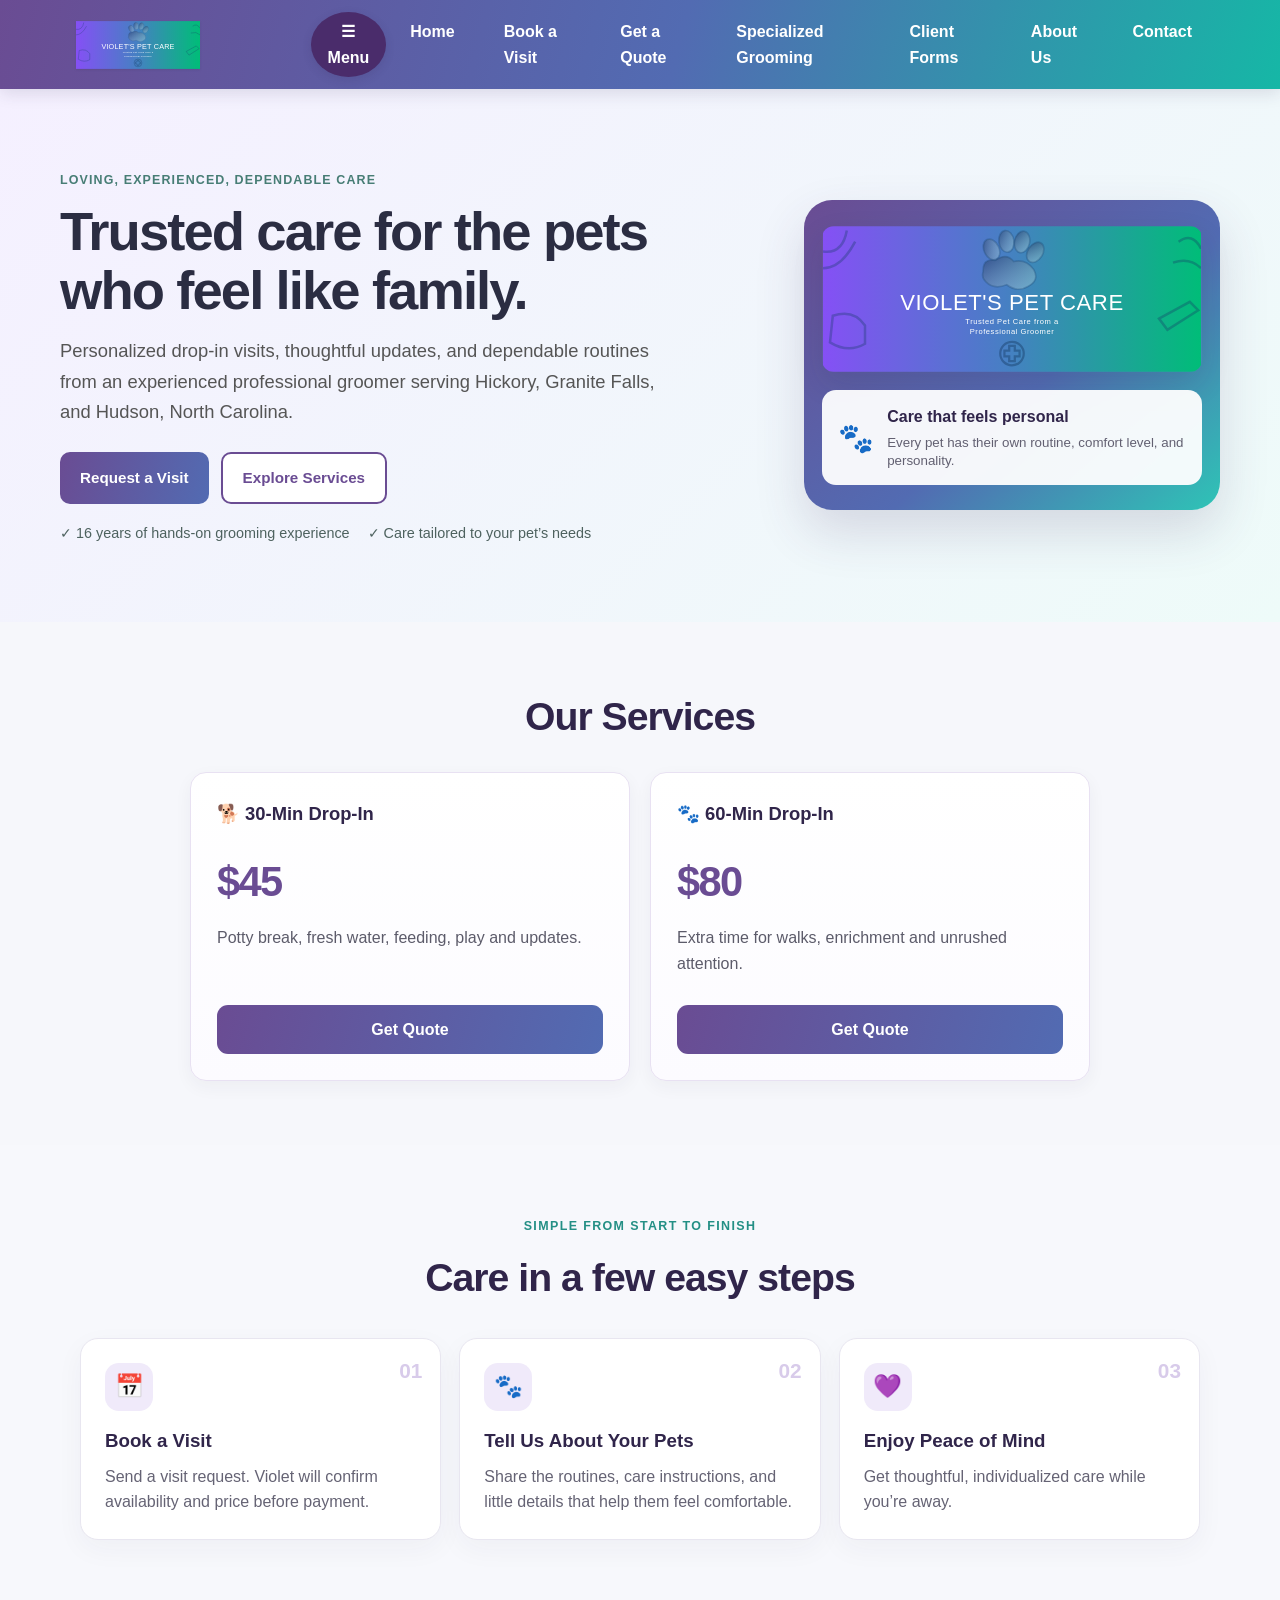
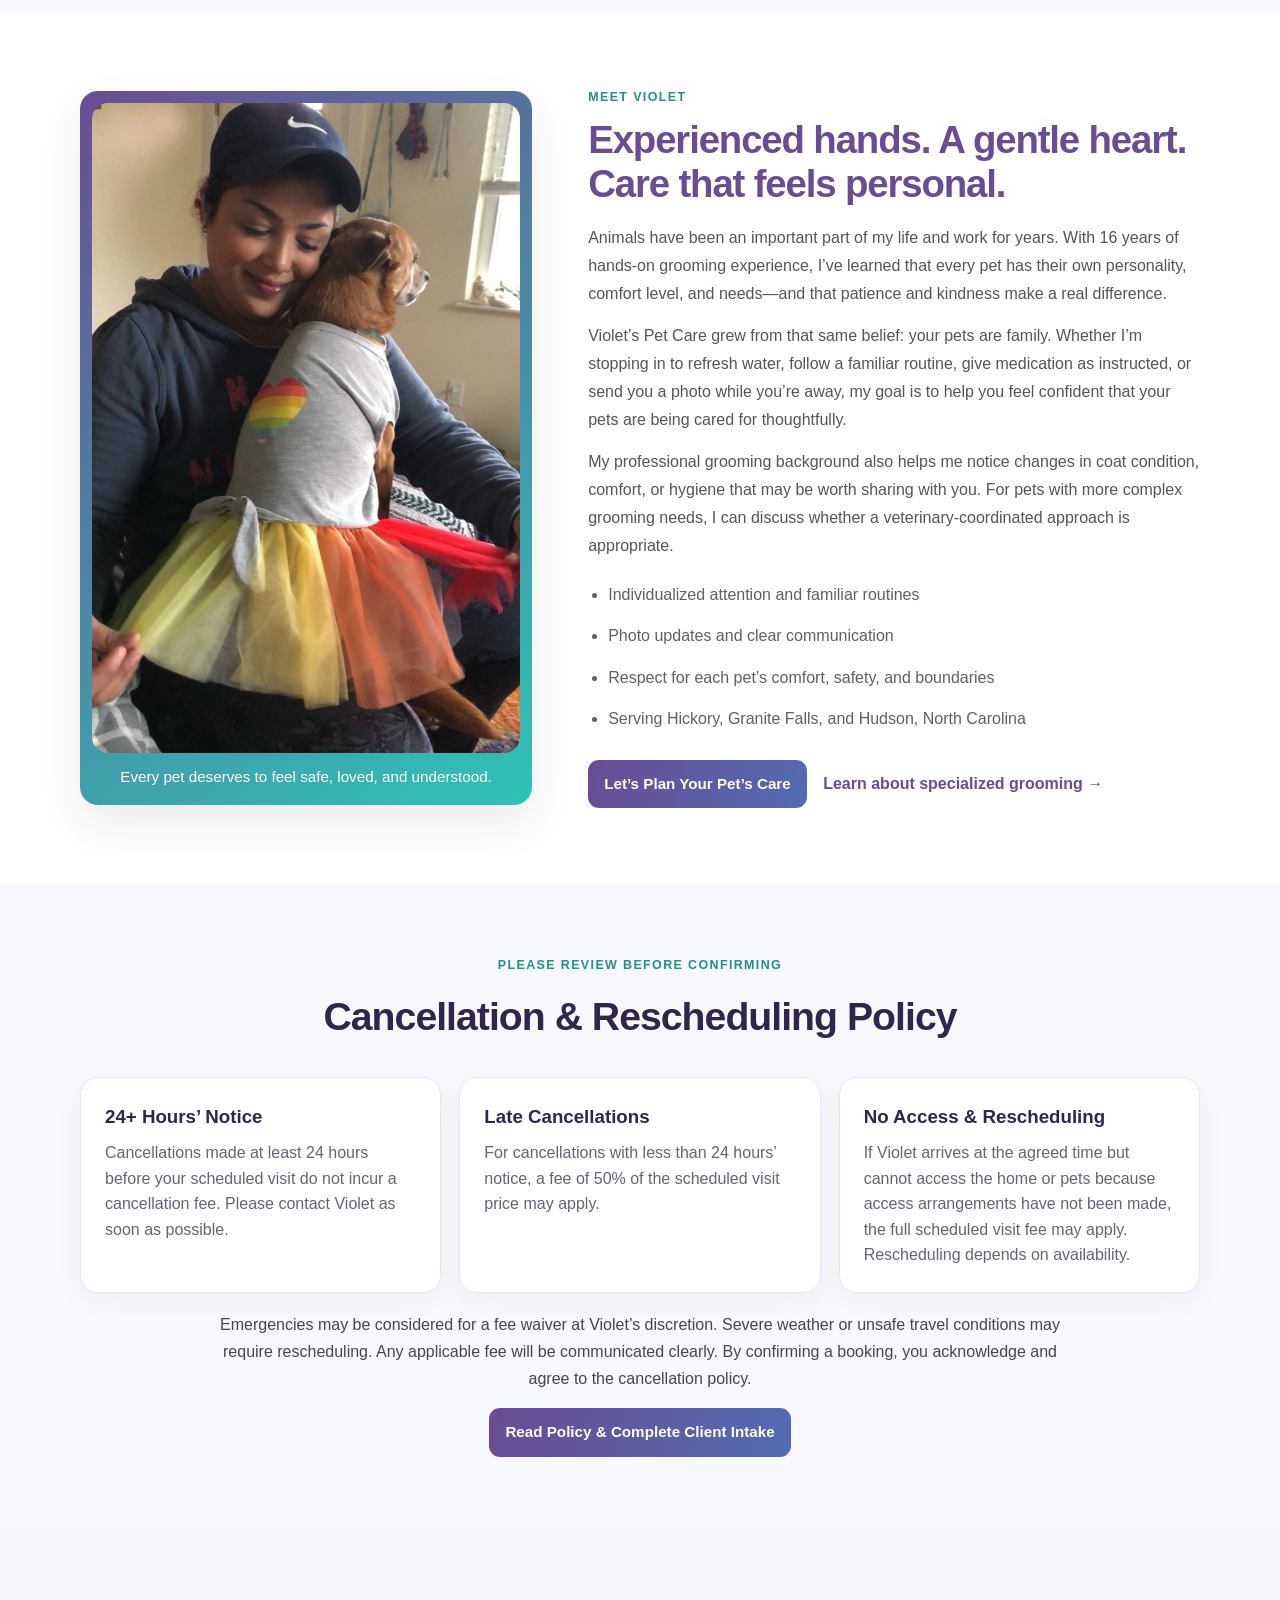
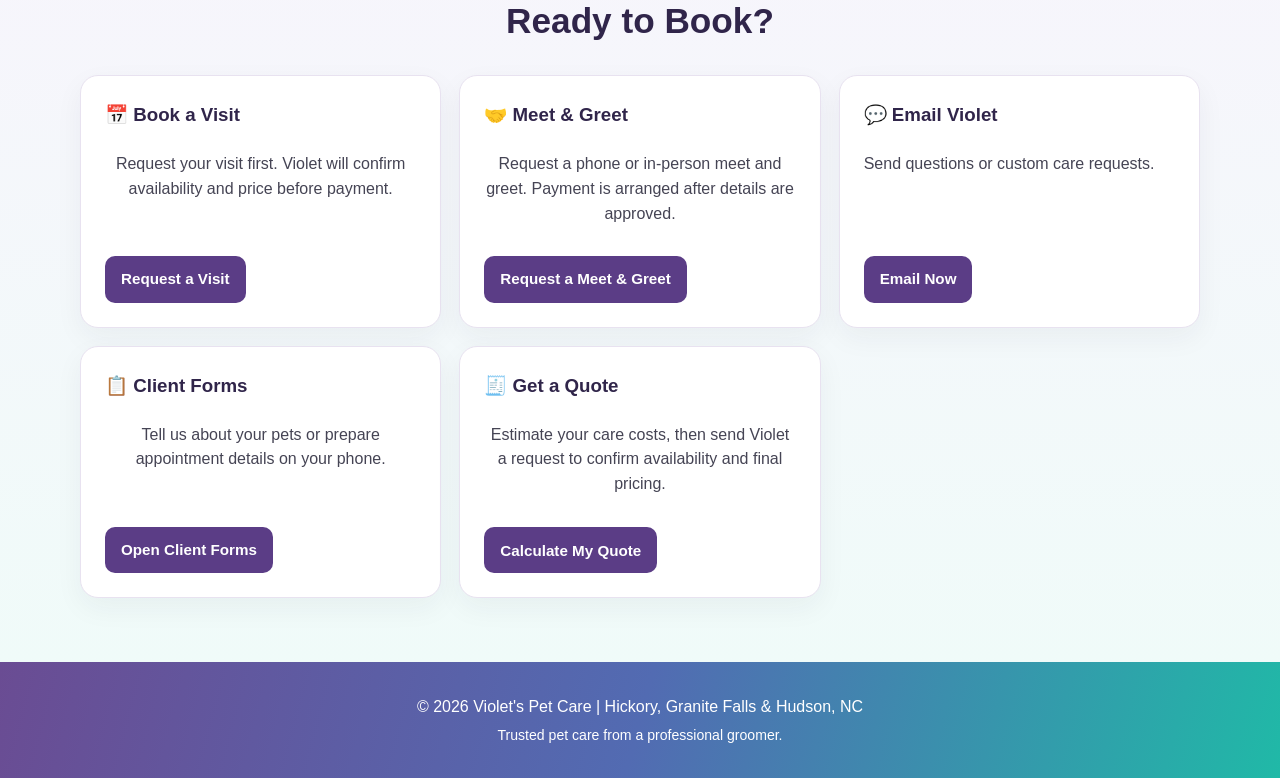
<file: index.html>
<!DOCTYPE html>
<html lang="en">
<head>
  <meta charset="UTF-8" />
  <meta name="viewport" content="width=device-width, initial-scale=1.0" />
  <title>Violet's Pet Care | Pet Sitting & Dog Walking in Hickory NC</title>
  <link rel="stylesheet" href="app-styles.css?v=20261017-square" />
  <style id="contact-contrast-emergency-fix">
    #contact.contact-section h2 { color: #30254a !important; opacity: 1 !important; }
    #contact.contact-section .contact-box h3 { color: #30254a !important; opacity: 1 !important; }
    #contact.contact-section .contact-box p { color: #454454 !important; opacity: 1 !important; }
    #contact.contact-section .contact-box { background: #ffffff !important; }
    #contact.contact-section .contact-box a.btn,
    #contact.contact-section .contact-box button.btn { background: #5b3d86 !important; color: #ffffff !important; }
  </style>
  </head>
<body>
  <div class="app-wrapper">
    <!-- Header/Navigation -->
    <header class="navbar">
      <div class="nav-container">
        <a href="#" class="logo"><img src="assets/violets-pet-care-logo.svg" alt="Violet's Pet Care logo" /></a>
        <button type="button" class="site-menu-toggle" id="siteMenuToggle" aria-expanded="false" aria-controls="siteNavigation">☰ Menu</button>
        <nav class="nav-links" id="siteNavigation">
          <a href="#home">Home</a>
          <a href="client-tools.html#intake" target="_blank" rel="noopener noreferrer">Book a Visit</a>
          <a href="#calculator" class="nav-calculator">Get a Quote</a>
          <a href="specialized-grooming.html">Specialized Grooming</a>
          <a href="client-tools.html">Client Forms</a>
          <a href="#about">About Us</a>
          <a href="#contact">Contact</a>
        </nav>
      </div>
    </header>

<section class="welcome-hero" id="home">
      <div class="welcome-copy">
        <span class="eyebrow">Loving, experienced, dependable care</span>
        <h1>Trusted care for the pets who feel like family.</h1>
        <p>Personalized drop-in visits, thoughtful updates, and dependable routines from an experienced professional groomer serving Hickory, Granite Falls, and Hudson, North Carolina.</p>
        <div class="hero-actions"><a class="btn btn-primary" href="client-tools.html#intake" target="_blank" rel="noopener noreferrer">Request a Visit</a><a class="btn btn-outline" href="#services">Explore Services</a></div>
        <div class="hero-trust"><span>✓ 16 years of hands-on grooming experience</span><span>✓ Care tailored to your pet’s needs</span></div>
      </div>
      <div class="welcome-art"><img class="hero-brand-art" src="assets/violets-pet-care-logo.svg" alt="Violet's Pet Care purple-to-teal brand artwork" /><div class="hero-pet-note"><span>🐾</span><div><strong>Care that feels personal</strong><small>Every pet has their own routine, comfort level, and personality.</small></div></div></div>
    </section>

    <!-- Services Section -->
    <section id="services" class="services-section">
      <div class="container">
        <h2>Our Services</h2>
        <div class="services-grid">
          <div class="service-card">
            <h3>🐕 30-Min Drop-In</h3>
            <p class="price">$45</p>
            <p>Potty break, fresh water, feeding, play and updates.</p>
            <button class="btn-service" data-service="30-min">Get Quote</button>
          </div>

          <div class="service-card">
            <h3>🐾 60-Min Drop-In</h3>
            <p class="price">$80</p>
            <p>Extra time for walks, enrichment and unrushed attention.</p>
            <button class="btn-service" data-service="60-min">Get Quote</button>
          </div>

          
        </div>
      </div>
    </section>





    <section class="how-it-works" aria-labelledby="howTitle">
      <div class="container">
        <span class="section-kicker">Simple from start to finish</span>
        <h2 id="howTitle">Care in a few easy steps</h2>
        <div class="steps-grid">
          <article class="step-card"><span class="step-number">01</span><div class="step-icon">📅</div><h3>Book a Visit</h3><p>Send a visit request. Violet will confirm availability and price before payment.</p></article>
          <article class="step-card"><span class="step-number">02</span><div class="step-icon">🐾</div><h3>Tell Us About Your Pets</h3><p>Share the routines, care instructions, and little details that help them feel comfortable.</p></article>
          <article class="step-card"><span class="step-number">03</span><div class="step-icon">💜</div><h3>Enjoy Peace of Mind</h3><p>Get thoughtful, individualized care while you’re away.</p></article>
        </div>
      </div>
    </section>
    <section class="about-section" id="about">
      <div class="container about-layout">
        <div class="about-photo-card">
          <img src="assets/violet-and-bella.jpeg" alt="Violet cuddling Bella in her rainbow tutu" loading="lazy" onerror="this.hidden=true;this.parentElement.classList.add('photo-pending')" />
          <div class="about-photo-fallback" aria-hidden="true"><span>🐾</span><strong>Violet &amp; Bella</strong><small>A little love behind Violet’s Pet Care</small></div>
          <p class="about-photo-caption">Every pet deserves to feel safe, loved, and understood.</p>
        </div>
        <div class="about-copy">
          <span class="section-kicker">Meet Violet</span>
          <h2>Experienced hands. A gentle heart. Care that feels personal.</h2>
          <p>Animals have been an important part of my life and work for years. With 16 years of hands-on grooming experience, I’ve learned that every pet has their own personality, comfort level, and needs—and that patience and kindness make a real difference.</p>
          <p>Violet’s Pet Care grew from that same belief: your pets are family. Whether I’m stopping in to refresh water, follow a familiar routine, give medication as instructed, or send you a photo while you’re away, my goal is to help you feel confident that your pets are being cared for thoughtfully.</p>
          <p>My professional grooming background also helps me notice changes in coat condition, comfort, or hygiene that may be worth sharing with you. For pets with more complex grooming needs, I can discuss whether a veterinary-coordinated approach is appropriate.</p>
          <ul><li>Individualized attention and familiar routines</li><li>Photo updates and clear communication</li><li>Respect for each pet’s comfort, safety, and boundaries</li><li>Serving Hickory, Granite Falls, and Hudson, North Carolina</li></ul>
          <a href="?quote=1#calculator" class="btn btn-primary nav-calculator">Let’s Plan Your Pet’s Care</a>
          <a href="specialized-grooming.html" class="text-link">Learn about specialized grooming →</a>
        </div>
      </div>
    </section>

    <section id="cancellation-policy" class="how-it-works" aria-labelledby="cancellationTitle">
      <div class="container">
        <span class="section-kicker">Please review before confirming</span>
        <h2 id="cancellationTitle">Cancellation &amp; Rescheduling Policy</h2>
        <div class="steps-grid">
          <article class="step-card"><h3>24+ Hours’ Notice</h3><p>Cancellations made at least 24 hours before your scheduled visit do not incur a cancellation fee. Please contact Violet as soon as possible.</p></article>
          <article class="step-card"><h3>Late Cancellations</h3><p>For cancellations with less than 24 hours’ notice, a fee of 50% of the scheduled visit price may apply.</p></article>
          <article class="step-card"><h3>No Access &amp; Rescheduling</h3><p>If Violet arrives at the agreed time but cannot access the home or pets because access arrangements have not been made, the full scheduled visit fee may apply. Rescheduling depends on availability.</p></article>
        </div>
        <p style="max-width:850px;margin:18px auto 0;line-height:1.7;color:#454454">Emergencies may be considered for a fee waiver at Violet’s discretion. Severe weather or unsafe travel conditions may require rescheduling. Any applicable fee will be communicated clearly. By confirming a booking, you acknowledge and agree to the cancellation policy.</p>
        <p style="text-align:center;margin-top:16px"><a href="client-tools.html#intake" class="btn btn-primary">Read Policy &amp; Complete Client Intake</a></p>
      </div>
    </section>

    <!-- Contact/Booking Section -->
    <section id="contact" class="contact-section">
      <div class="container">
        <h2>Ready to Book?</h2>
        <div class="contact-methods">
          <div class="contact-box">
            <h3>📅 Book a Visit</h3>
            <p>Request your visit first. Violet will confirm availability and price before payment.</p>
            <a href="client-tools.html#intake" target="_blank" rel="noopener noreferrer" class="btn btn-primary">Request a Visit</a>
          </div>

          <div class="contact-box">
            <h3>🤝 Meet &amp; Greet</h3>
            <p>Request a phone or in-person meet and greet. Payment is arranged after details are approved.</p>
            <a href="https://square.link/u/1e4jo5bK" target="_blank" rel="noopener noreferrer" class="btn btn-primary">Request a Meet &amp; Greet</a>
          </div>
          <div class="contact-box">
            <h3>💬 Email Violet</h3>
            <p>Send questions or custom care requests.</p>
            <a href="mailto:violetspetcare@yahoo.com" class="btn btn-primary">Email Now</a>
          </div>

          <div class="contact-box">
            <h3>📋 Client Forms</h3>
            <p>Tell us about your pets or prepare appointment details on your phone.</p>
            <a href="client-tools.html#intake" class="btn btn-primary">Open Client Forms</a>
          </div>

          <div class="contact-box">
            <h3>🧾 Get a Quote</h3>
            <p>Estimate your care costs, then send Violet a request to confirm availability and final pricing.</p>
            <button id="squareQuoteBtn" class="btn btn-primary">Calculate My Quote</button>
          </div>
        </div>
      </div>
    </section>

    <!-- Footer -->
    <footer class="footer">
      <p>&copy; 2026 Violet's Pet Care | Hickory, Granite Falls & Hudson, NC</p><p class="footer-tagline">Trusted pet care from a professional groomer.</p>
    </footer>
  </div>

  <script>
  (() => {
    const toggle = document.getElementById("siteMenuToggle");
    const nav = document.getElementById("siteNavigation");
    if (!toggle || !nav) return;
    toggle.addEventListener("click", () => {
      const open = nav.classList.toggle("is-open");
      toggle.setAttribute("aria-expanded", String(open));
      toggle.textContent = open ? "✕ Close" : "☰ Menu";
    });
    nav.querySelectorAll("a").forEach(link => link.addEventListener("click", () => {
      nav.classList.remove("is-open");
      toggle.setAttribute("aria-expanded", "false");
      toggle.textContent = "☰ Menu";
    }));
  })();
  </script>
  <!-- Calculator Modal -->
  <div id="calculatorModal" class="modal">
    <div class="modal-content calculator-modal-content">
      <button class="modal-close">&times;</button>
      <div class="modal-calculator">
        <h2>💜 Build Your Quote</h2>
        <div class="quote-stepper" aria-label="Quote progress"><div class="quote-step-indicator is-active" data-step-indicator="1"><span>1</span><small>Visit &amp; Pets</small></div><div class="quote-step-line"></div><div class="quote-step-indicator" data-step-indicator="2"><span>2</span><small>Add Extras</small></div><div class="quote-step-line"></div><div class="quote-step-indicator" data-step-indicator="3"><span>3</span><small>Review</small></div></div>
        <div class="quote-step-panel is-active" data-quote-step="1"><h3 class="quote-step-title">Choose your visit</h3>
        <div class="form-group pet-count-grid">
            <div><label for="numDogs">Number of Dogs</label><input type="number" id="numDogs" min="0" max="20" value="1" /><span class="hint">$10 per additional dog · 5% discount with 3+ dogs</span></div>
            <div><label for="numCats">Number of Cats</label><input type="number" id="numCats" min="0" max="20" value="0" /><span class="hint">$5 per additional cat · 3% discount with 3+ cats</span></div>
          </div>

        <div class="form-group">
          <label>Service Type</label>
          <div class="radio-group">
            <label class="radio-label">
              <input type="radio" name="service" value="45" checked />
              <span class="radio-btn">🐕</span>
              <span class="radio-text">30-Min Drop-In<br><strong>$45</strong></span>
            </label>

            <label class="radio-label">
              <input type="radio" name="service" value="80" />
              <span class="radio-btn">🐾</span>
              <span class="radio-text">60-Min Drop-In<br><strong>$80</strong></span>
            </label>

            
          </div>
        </div>

        <div class="form-group">
          <label for="visitCount">Number of Visits</label>
          <input type="number" id="visitCount" min="1" max="30" value="1" />
          <span class="hint">Each visit is priced separately; dog/cat discounts apply only when eligible.</span>
        </div>

<div class="quote-step-actions"><button type="button" class="btn btn-primary" data-next-step="2">Next: Add Extras →</button></div></div>
        <div class="quote-step-panel" data-quote-step="2"><h3 class="quote-step-title">Personalize your visit</h3>
        <div class="form-group">
          <label>Photo Updates</label>
          <p class="hint">Would you like photo updates included during this visit? It is $5 per dog or cat, per visit.</p>
          <label class="checkbox-label"><input type="checkbox" id="photoUpdate" /> Yes, include photo updates</label>
        </div>
        <div class="form-group">
          <label for="medicationNeeded">Does your pet need meds given during drop-in?</label>
          <select id="medicationNeeded"><option value="no">No</option><option value="yes">Yes</option></select>
          <div class="form-group hidden" id="medicationPetCountGroup">
            <label for="medicationPetCount">Meds for how many pets?</label>
            <input type="number" id="medicationPetCount" min="1" max="40" value="1" />
            <span class="hint">$10 per pet receiving medication, per visit.</span>
          </div>
        </div>
        <div class="form-group"><label for="litterBoxes">Litter Boxes to Clean</label><input type="number" id="litterBoxes" min="0" max="20" value="0" /><span class="hint">$15 per litter box, per visit</span></div>
          <div class="form-group"><label for="tipPercent">Optional Tip</label><select id="tipPercent"><option value="0">No tip</option><option value="0.10">10% tip</option><option value="0.15">15% tip</option><option value="0.20">20% tip</option></select><span class="hint">Your tip is included in this estimate.</span></div>

        <div class="quote-step-actions quote-step-actions-split"><button type="button" class="btn btn-copy" data-prev-step="1">← Back</button><button type="button" class="btn btn-primary" data-next-step="3">Review Your Quote →</button></div></div>
        <div class="quote-step-panel" data-quote-step="3"><h3 class="quote-step-title">Review your quote</h3>
        <div class="breakdown">
          <div class="breakdown-row">
            <span>Service Cost</span>
            <strong id="serviceCost">$45.00</strong>
          </div>

          <div class="breakdown-row"><span>Additional Pet Fees</span><strong id="petFees">$10.00</strong></div>
          <div class="breakdown-row"><span>Dog Discount (5% with 3+ dogs)</span><strong id="dogDiscount">-$0.00</strong></div>
            <div class="breakdown-row"><span>Cat Discount (3% with 3+ cats)</span><strong id="catDiscount">-$0.00</strong></div>

          <div class="breakdown-row"><span>Photo Updates ($5 per pet per visit)</span><strong id="photoCost">$0.00</strong></div>
          <div class="breakdown-row"><span>Medication ($10 per pet per visit)</span><strong id="medicationCost">$0.00</strong></div>
<div class="breakdown-row"><span>Litter Box Cleaning</span><strong id="litterCost">$0.00</strong></div>
            <div class="breakdown-row"><span>Optional Tip</span><strong id="tipCost">$0.00</strong></div>

          <div class="breakdown-row grand-total">
            <span>Estimated Total</span>
            <strong id="totalCost">$45.00</strong>
          </div>
        </div>

        <div class="quote-step-actions quote-step-actions-split"><button type="button" class="btn btn-copy" data-prev-step="2">← Edit Extras</button><button id="saveQuote" class="btn btn-save">Save Quote</button><button id="copyQuote" class="btn btn-copy">Copy</button></div><div class="modal-actions"><button id="requestCheckout" class="btn btn-primary">Continue with Square →</button></div><p class="checkout-note">Choose a Square payment link below. Fixed-price links charge their preset amount; if your quote includes multiple visits or extras, confirm the complete total with Violet before paying.</p><p class="checkout-note">Ready to request care? <a href="client-tools.html#intake">Complete the mobile-friendly Client Intake Form →</a></p><div id="squareCheckoutOptions" class="square-checkout-options hidden" aria-live="polite"></div><p id="checkoutError" class="checkout-note hidden" role="alert"></p></div>
      </div>
    </div>
  </div>

  <script>
    // Open the quote modal directly when the user taps a quote CTA.
    if (new URLSearchParams(window.location.search).get('quote') === '1') {
      const quoteModal = document.getElementById('calculatorModal');
      if (quoteModal) quoteModal.classList.add('show');
    }
  </script>
  <script src="app-script.js"></script>
</body>
</html>
</file>
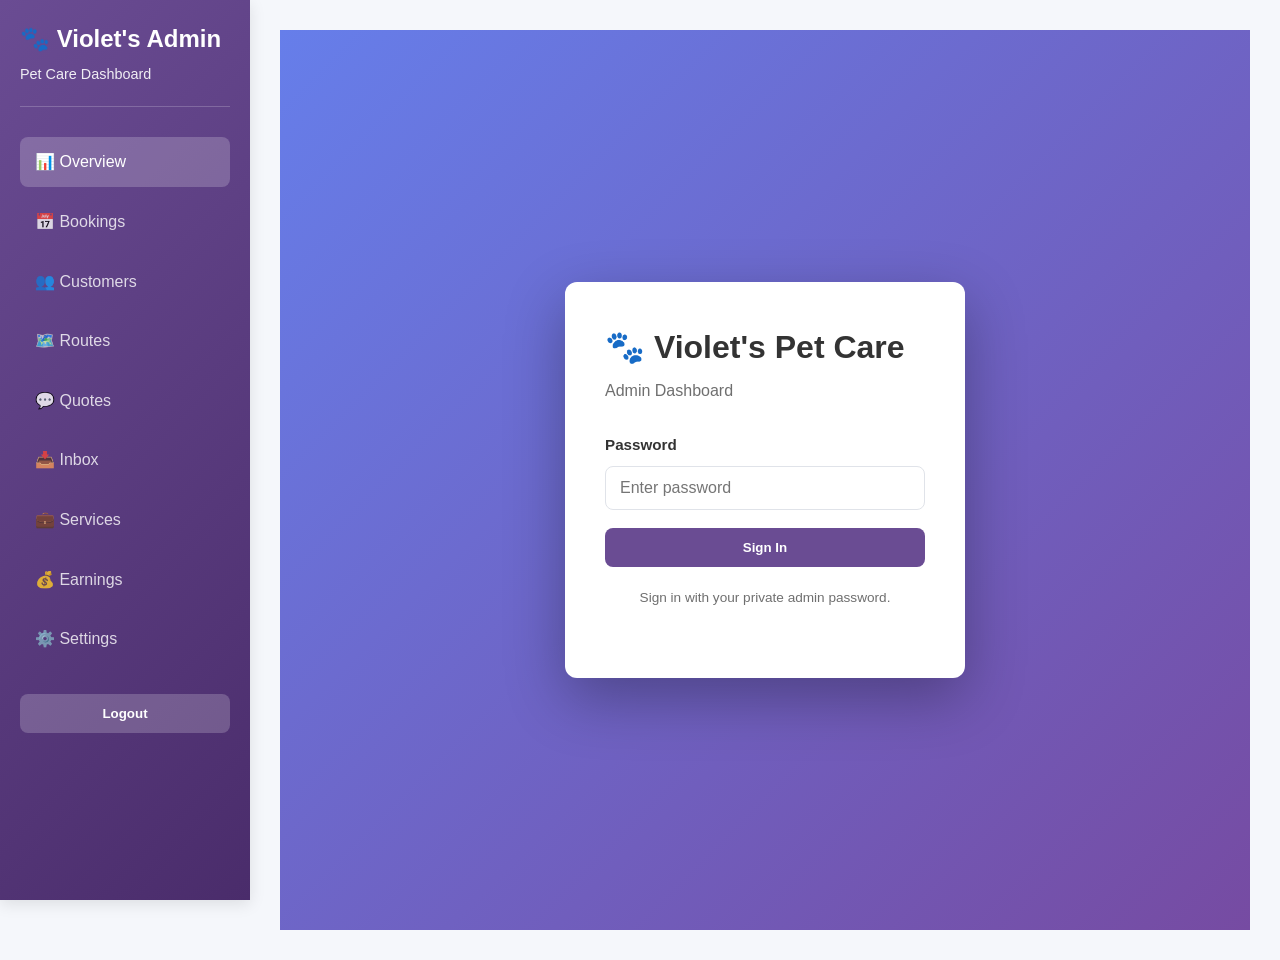
<file: admin.html>
<!DOCTYPE html>
<html lang="en">
<head>
  <meta charset="UTF-8" />
  <meta name="viewport" content="width=device-width, initial-scale=1.0" />
  <title>Violet's Pet Care - Admin Dashboard</title>
  <link rel="stylesheet" href="admin-styles.css" />
</head>
<body>
  <div class="admin-wrapper">
    <!-- Sidebar Navigation -->
    <aside class="admin-sidebar">
      <div class="mobile-admin-bar"><a class="mobile-brand" href="index.html">🐾 Violet's Pet Care</a><button type="button" id="adminMenuToggle" class="admin-menu-toggle" aria-expanded="false" aria-controls="adminNavigation">☰ Menu</button></div>
      <div class="sidebar-header">
        <h2>🐾 Violet's Admin</h2>
        <p>Pet Care Dashboard</p>
      </div>

      <nav class="sidebar-nav" id="adminNavigation">
        <a href="#" class="nav-link active" data-page="overview">📊 Overview</a>
        <a href="#" class="nav-link" data-page="bookings">📅 Bookings</a>
        <a href="#" class="nav-link" data-page="customers">👥 Customers</a>
        <a href="#" class="nav-link" data-page="routes">🗺️ Routes</a>
        <a href="#" class="nav-link" data-page="quotes">💬 Quotes</a>
        <a href="#" class="nav-link" data-page="inbox">📥 Inbox <span id="inboxUnreadCount"></span></a>
        <a href="#" class="nav-link" data-page="services">💼 Services</a>
        <a href="#" class="nav-link" data-page="earnings">💰 Earnings</a>
        <a href="#" class="nav-link" data-page="settings">⚙️ Settings</a>
      </nav>

      <button id="logoutBtn" class="btn btn-logout">Logout</button>
    </aside>

    <!-- Main Content -->
    <main class="admin-main">
      <!-- Login Section -->
      <div id="loginSection" class="login-container">
        <div class="login-box">
          <h1>🐾 Violet's Pet Care</h1>
          <p>Admin Dashboard</p>

          <form id="loginForm">
            <div class="form-group">
              <label for="password">Password</label>
              <input type="password" id="password" placeholder="Enter password" required />
            </div>

            <button type="submit" class="btn btn-primary">Sign In</button>
          </form>

          <p class="demo-hint">Sign in with your private admin password.</p>
        </div>
      </div>

      <!-- Dashboard Content (Hidden by default) -->
      <div id="dashboardContent" class="dashboard-content" style="display: none;">
        <!-- Overview Page -->
        <section id="page-overview" class="page active">
          <div class="page-header">
            <h1>Dashboard</h1>
            <p>Welcome back, <strong id="adminName">Admin</strong></p>
          </div>

          <div class="stats-grid">
            <div class="stat-card">
              <h3>Today's Earnings</h3>
              <p class="stat-value" id="todayEarnings">$0.00</p>
            </div>
            <div class="stat-card">
              <h3>Pending Bookings</h3>
              <p class="stat-value" id="pendingBookings">0</p>
            </div>
            <div class="stat-card">
              <h3>Total Routes</h3>
              <p class="stat-value" id="totalRoutes">0</p>
            </div>
            <div class="stat-card">
              <h3>Active Customers</h3>
              <p class="stat-value" id="totalCustomers">0</p>
            </div>
          </div>

          <div class="panel">
            <h2>Recent Bookings</h2>
            <div id="recentBookings" class="bookings-list"></div>
          </div>
        </section>

        <!-- Bookings Page -->
        <section id="page-bookings" class="page">
          <div class="page-header">
            <h1>Bookings</h1>
          </div>
          <table class="data-table">
            <thead>
              <tr>
                <th>Date</th>
                <th>Pet Name</th>
                <th>Client</th>
                <th>Service</th>
                <th>Price</th>
                <th>Status</th>
              </tr>
            </thead>
            <tbody id="bookingsTable"></tbody>
          </table>
        </section>

        <!-- Customers Page -->
        <section id="page-customers" class="page">
          <div class="page-header">
            <h1>Customers</h1>
          </div>
          <table class="data-table">
            <thead>
              <tr>
                <th>Name</th>
                <th>Email</th>
                <th>Phone</th>
                <th>Pets</th>
                <th>Total Visits</th>
              </tr>
            </thead>
            <tbody id="customersTable"></tbody>
          </table>
        </section>

        <!-- Private Admin Route Planner -->
        <section id="page-routes" class="page">
          <div class="page-header"><h1>🗺️ Daily Route Planner</h1></div>
          <p>Plan your day, organize visits, and open turn-by-turn directions. Travel time and fuel figures are rough planning estimates, not live traffic data.</p>
          <div class="panel route-planner-admin">
            <div class="route-toolbar">
              <div class="form-group"><label for="routeDate">Route date</label><input type="date" id="routeDate"></div>
              <div class="form-group"><label for="routeStart">Starting point</label><input type="text" id="routeStart" placeholder="Home or starting address"></div>
              <div class="form-group"><label for="routeEnd">End point (optional)</label><input type="text" id="routeEnd" placeholder="Home or final destination"></div>
            </div>
            <h2>Add appointment / stop</h2>
            <div class="route-form-grid">
              <div class="form-group"><label for="routeClient">Client name</label><input id="routeClient" type="text" placeholder="Client name"></div>
              <div class="form-group"><label for="routePet">Pet name</label><input id="routePet" type="text" placeholder="Pet name"></div>
              <div class="form-group"><label for="routeService">Service</label><select id="routeService"><option>30-Min Drop-In</option><option>60-Min Drop-In</option><option>Puppy Care</option><option>Senior Pet Care</option><option>Specialized Grooming</option></select></div>
              <div class="form-group"><label for="routeTime">Appointment time</label><input id="routeTime" type="time"></div>
              <div class="form-group"><label for="routeAddress">Full service address</label><input id="routeAddress" type="text" placeholder="Street address, city, NC"></div>
              <div class="form-group"><label for="routeTown">Town</label><select id="routeTown"><option value="Hickory">Hickory</option><option value="Granite Falls">Granite Falls</option><option value="Hudson">Hudson</option><option value="Other">Other</option></select></div>
              <div class="form-group"><label for="routePrice">Expected earnings ($)</label><input id="routePrice" type="number" min="0" step="0.01" placeholder="45.00"></div>
              <div class="form-group"><label for="routePhone">Client phone (optional)</label><input id="routePhone" type="tel" placeholder="Phone number"></div>
              <div class="form-group"><label for="routeEmail">Client email (optional)</label><input id="routeEmail" type="email" placeholder="Email address"></div>
            </div>
            <button class="btn btn-primary" id="routeAddStop">+ Add to Daily Route</button>
            <div class="route-actions-admin">
              <button class="btn" id="routeOptimize">⚡ Organize Route</button><button class="btn" id="routeGroupTown">📍 Group by Town</button><button class="btn" id="routeNearby">Filter by Town</button><button class="btn btn-primary" id="routeCalculate">🚗 Calculate Best Driving Route</button>
              <button class="btn btn-primary" id="routeGoogleMaps">Open in Google Maps</button><button class="btn" id="routeAppleMaps">Open in Apple Maps</button><button class="btn btn-secondary" id="routeClear">Clear Selected Day</button>
            </div>
            <div class="route-stats-grid">
              <div class="stat-card"><h3>Total Stops</h3><p class="stat-value" id="routeTotalStops">0</p></div><div class="stat-card"><h3>Expected Earnings</h3><p class="stat-value" id="routeTotalEarnings">$0.00</p></div><div class="stat-card"><h3>Estimated Drive</h3><p class="stat-value" id="routeDriveTime">0 min</p></div><div class="stat-card"><h3>Estimated Fuel</h3><p class="stat-value" id="routeFuelCost">$0.00</p></div><div class="stat-card highlight"><h3>Estimated Net</h3><p class="stat-value" id="routeNetProfit">$0.00</p></div>
            </div>
            <div class="route-stops-list" id="routeStopsList"></div>
            <div class="route-live-panel" aria-live="polite"><h2>Driving Route Results</h2><p id="routeServiceStatus">Enter complete street addresses, then select “Calculate Best Driving Route.”</p><div id="routeServiceResults"></div><p class="route-estimate-note">Uses OpenStreetMap address search and the OSRM driving-route service. Results are estimates and may differ from Google/Apple navigation or live traffic. Public services are free to try but have usage limits and no uptime guarantee.</p></div>
          </div>
          <div class="panel"><h2>Saved Route Summaries</h2><div id="routesList" class="routes-grid"></div></div>
        </section>

        <!-- Quotes Page -->
        <section id="page-quotes" class="page">
          <div class="page-header">
            <h1>Quotes</h1>
          </div>
          <table class="data-table">
            <thead>
              <tr>
                <th>Date</th>
                <th>Client</th>
                <th>Service</th>
                <th>Amount</th>
                <th>Status</th>
              </tr>
            </thead>
            <tbody id="quotesTable"></tbody>
          </table>
        </section>

        <!-- Services Page -->
        <section id="page-services" class="page">
          <div class="page-header">
            <h1>Services & Pricing</h1>
          </div>
          <div id="servicesList" class="services-grid"></div>
        </section>

        <!-- Earnings Page -->
        <section id="page-earnings" class="page">
          <div class="page-header">
            <h1>Earnings & Profit</h1>
          </div>

          <div class="stats-grid">
            <div class="stat-card">
              <h3>Total Revenue</h3>
              <p class="stat-value" id="totalRevenue">$0.00</p>
            </div>
            <div class="stat-card">
              <h3>Fuel Cost</h3>
              <p class="stat-value" id="fuelCost">$0.00</p>
            </div>
            <div class="stat-card highlight">
              <h3>Net Profit</h3>
              <p class="stat-value" id="netProfit">$0.00</p>
            </div>
          </div>
        </section>

        <!-- Private email inbox -->
        <section id="page-inbox" class="page">
          <div class="page-header"><h1>📥 Email Inbox</h1><p>Messages received through your Resend receiving address.</p></div>
          <div class="panel"><div style="display:flex;gap:12px;align-items:center;flex-wrap:wrap"><button class="btn btn-primary" id="refreshInboxBtn" type="button">Refresh Inbox</button><span id="inboxStatus" role="status">Sign in to load messages.</span></div><div id="inboxList" class="bookings-list" style="margin-top:16px"></div></div>
        </section>

        <!-- Settings Page -->
        <section id="page-settings" class="page">
          <div class="page-header">
            <h1>Settings</h1>
          </div>

          <div class="panel">
            <h2>Profile</h2>
            <div class="form-group">
              <label for="adminNameInput">Admin Name</label>
              <input type="text" id="adminNameInput" placeholder="Violet" />
            </div>

            <div class="form-group">
              <label for="adminEmailInput">Email</label>
              <input type="email" id="adminEmailInput" placeholder="admin@violetspetcare.com" />
            </div>

            <button class="btn btn-primary" id="saveSettingsBtn">Save Settings</button>
          </div>
        </section>
      </div>
    </main>
  </div>

  <script src="admin-script.js"></script>
  <script>
  (() => {
    const toggle = document.getElementById("adminMenuToggle");
    const sidebar = document.querySelector(".admin-sidebar");
    if (!toggle || !sidebar) return;
    const closeMenu = () => {
      sidebar.classList.remove("menu-open");
      toggle.setAttribute("aria-expanded", "false");
      toggle.textContent = "☰ Menu";
    };
    toggle.addEventListener("click", () => {
      const open = sidebar.classList.toggle("menu-open");
      toggle.setAttribute("aria-expanded", String(open));
      toggle.textContent = open ? "✕ Close menu" : "☰ Menu";
    });
    sidebar.querySelectorAll(".nav-link").forEach(link => link.addEventListener("click", () => {
      if (window.matchMedia("(max-width: 900px)").matches) closeMenu();
    }));
  })();
  </script>
</body>
</html>
</file>
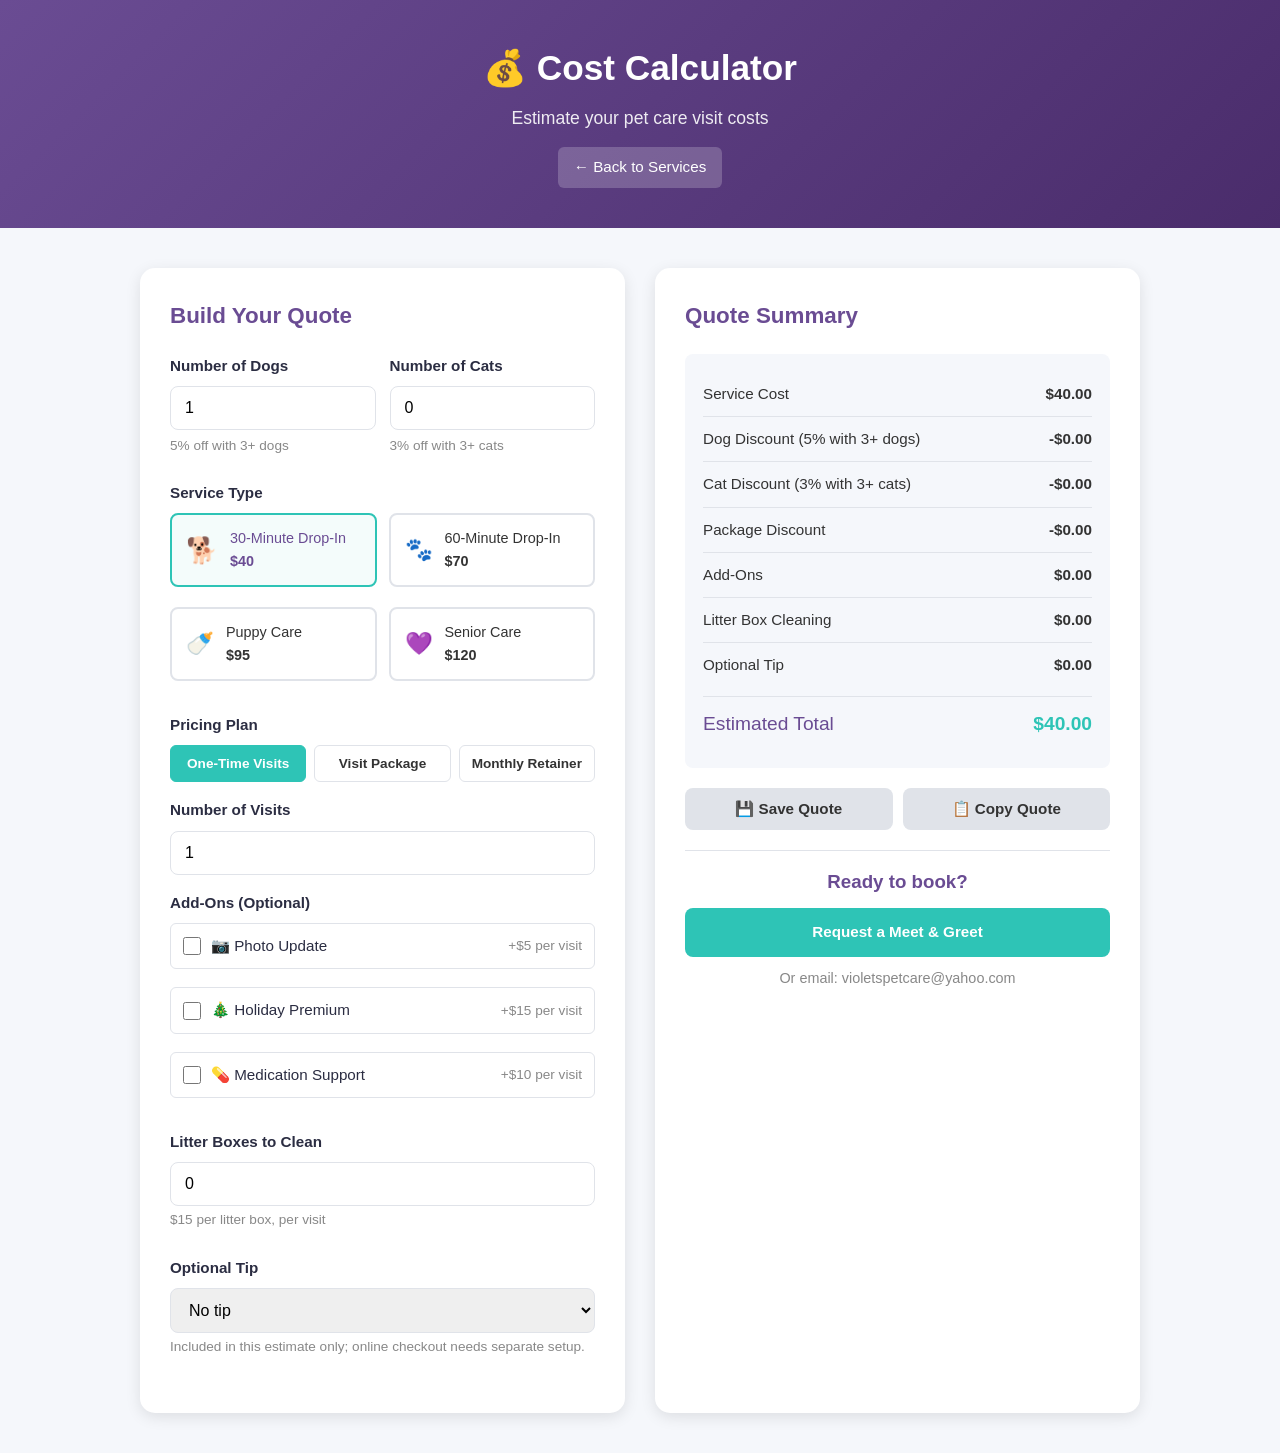
<file: calculator.html>
<!DOCTYPE html>
<html lang="en">
<head>
  <meta charset="UTF-8" />
  <meta name="viewport" content="width=device-width, initial-scale=1.0" />
  <title>Violet's Pet Care - Cost Calculator</title>
  <link rel="stylesheet" href="calculator-styles.css" />
</head>
<body>
  <div class="app-wrapper">
    <header class="calc-header">
      <div class="header-content">
        <h1>💰 Cost Calculator</h1>
        <p class="subtitle">Estimate your pet care visit costs</p>
        <a href="#" class="btn-back">← Back to Services</a>
      </div>
    </header>

    <main class="calculator-container">
      <div class="calc-panel">
        <section class="input-section">
          <h2>Build Your Quote</h2>

          <div class="form-group pet-count-grid">
            <div><label for="numDogs">Number of Dogs</label><input type="number" id="numDogs" min="0" max="20" value="1" /><span class="hint">5% off with 3+ dogs</span></div>
            <div><label for="numCats">Number of Cats</label><input type="number" id="numCats" min="0" max="20" value="0" /><span class="hint">3% off with 3+ cats</span></div>
          </div>

          <div class="form-group">
            <label>Service Type</label>
            <div class="radio-group">
              <label class="radio-label">
                <input type="radio" name="service" value="40" checked />
                <span class="radio-btn">🐕</span>
                <span class="radio-text">30-Minute Drop-In<br><strong>$40</strong></span>
              </label>

              <label class="radio-label">
                <input type="radio" name="service" value="70" />
                <span class="radio-btn">🐾</span>
                <span class="radio-text">60-Minute Drop-In<br><strong>$70</strong></span>
              </label>

              <label class="radio-label">
                <input type="radio" name="service" value="95" />
                <span class="radio-btn">🍼</span>
                <span class="radio-text">Puppy Care<br><strong>$95</strong></span>
              </label>

              <label class="radio-label">
                <input type="radio" name="service" value="120" />
                <span class="radio-btn">💜</span>
                <span class="radio-text">Senior Care<br><strong>$120</strong></span>
              </label>
            </div>
          </div>

          <div class="form-group">
            <label>Pricing Plan</label>
            <div class="plan-tabs">
              <button class="plan-tab active" data-plan="one-time">One-Time Visits</button>
              <button class="plan-tab" data-plan="package">Visit Package</button>
              <button class="plan-tab" data-plan="monthly">Monthly Retainer</button>
            </div>
          </div>

          <div class="plan-input" id="plan-one-time">
            <label for="visitCount">Number of Visits</label>
            <input type="number" id="visitCount" min="1" max="30" value="1" />
          </div>

          <div class="plan-input hidden" id="plan-package">
            <label for="packageSize">Visit Package</label>
            <select id="packageSize">
              <option value="5">5-Visit Package (10% off)</option>
              <option value="10">10-Visit Package (15% off)</option>
              <option value="15">15-Visit Package (20% off)</option>
              <option value="20">20-Visit Package (20% off)</option>
            </select>
          </div>

          <div class="plan-input hidden" id="plan-monthly">
            <label for="monthlyVisits">Visits Per Month</label>
            <select id="monthlyVisits">
              <option value="4">1x per week (4 visits)</option>
              <option value="8">2x per week (8 visits)</option>
              <option value="12">3x per week (12 visits)</option>
              <option value="16">4x per week (16 visits)</option>
              <option value="20">5x per week (20 visits)</option>
            </select>
          </div>

          <div class="form-group">
            <label>Add-Ons (Optional)</label>
            <div class="checkbox-group">
              <label class="checkbox-label">
                <input type="checkbox" id="photoUpdate" data-addon="5" />
                📷 Photo Update
                <span class="addon-price">+$5 per visit</span>
              </label>

              <label class="checkbox-label">
                <input type="checkbox" id="holidayVisit" data-addon="15" />
                🎄 Holiday Premium
                <span class="addon-price">+$15 per visit</span>
              </label>

              <label class="checkbox-label">
                <input type="checkbox" id="medicationSupport" data-addon="10" />
                💊 Medication Support
                <span class="addon-price">+$10 per visit</span>
              </label>
            </div>
          </div>
          <div class="form-group"><label for="litterBoxes">Litter Boxes to Clean</label><input type="number" id="litterBoxes" min="0" max="20" value="0" /><span class="hint">$15 per litter box, per visit</span></div>
          <div class="form-group"><label for="tipPercent">Optional Tip</label><select id="tipPercent"><option value="0">No tip</option><option value="0.10">10% tip</option><option value="0.15">15% tip</option><option value="0.20">20% tip</option></select><span class="hint">Included in this estimate only; online checkout needs separate setup.</span></div>
        </section>

        <section class="summary-section">
          <h2>Quote Summary</h2>

          <div class="breakdown">
            <div class="breakdown-row">
              <span>Service Cost</span>
              <strong id="serviceCost">$40.00</strong>
            </div>

            <div class="breakdown-row"><span>Dog Discount (5% with 3+ dogs)</span><strong id="dogDiscount">-$0.00</strong></div>
            <div class="breakdown-row"><span>Cat Discount (3% with 3+ cats)</span><strong id="catDiscount">-$0.00</strong></div>

            <div class="breakdown-row">
              <span>Package Discount</span>
              <strong id="packageDiscount">-$0.00</strong>
            </div>

            <div class="breakdown-row">
              <span>Add-Ons</span>
              <strong id="addOnsCost">$0.00</strong>
            </div>
<div class="breakdown-row"><span>Litter Box Cleaning</span><strong id="litterCost">$0.00</strong></div>
            <div class="breakdown-row"><span>Optional Tip</span><strong id="tipCost">$0.00</strong></div>

            <div class="breakdown-row grand-total">
              <span>Estimated Total</span>
              <strong id="totalCost">$40.00</strong>
            </div>
          </div>

          <div class="monthly-note" id="monthlyNote"></div>

          <div class="action-buttons">
            <button id="saveQuote" class="btn btn-save">💾 Save Quote</button>
            <button id="copyQuote" class="btn btn-copy">📋 Copy Quote</button>
          </div>

          <div class="cta">
            <h3>Ready to book?</h3>
            <a href="#contact" class="btn btn-primary">Request a Meet & Greet</a>
            <p class="contact-email">Or email: violetspetcare@yahoo.com</p>
          </div>
        </section>
      </div>
    </main>
  </div>

  <script src="calculator-script.js"></script>
</body>
</html>
</file>
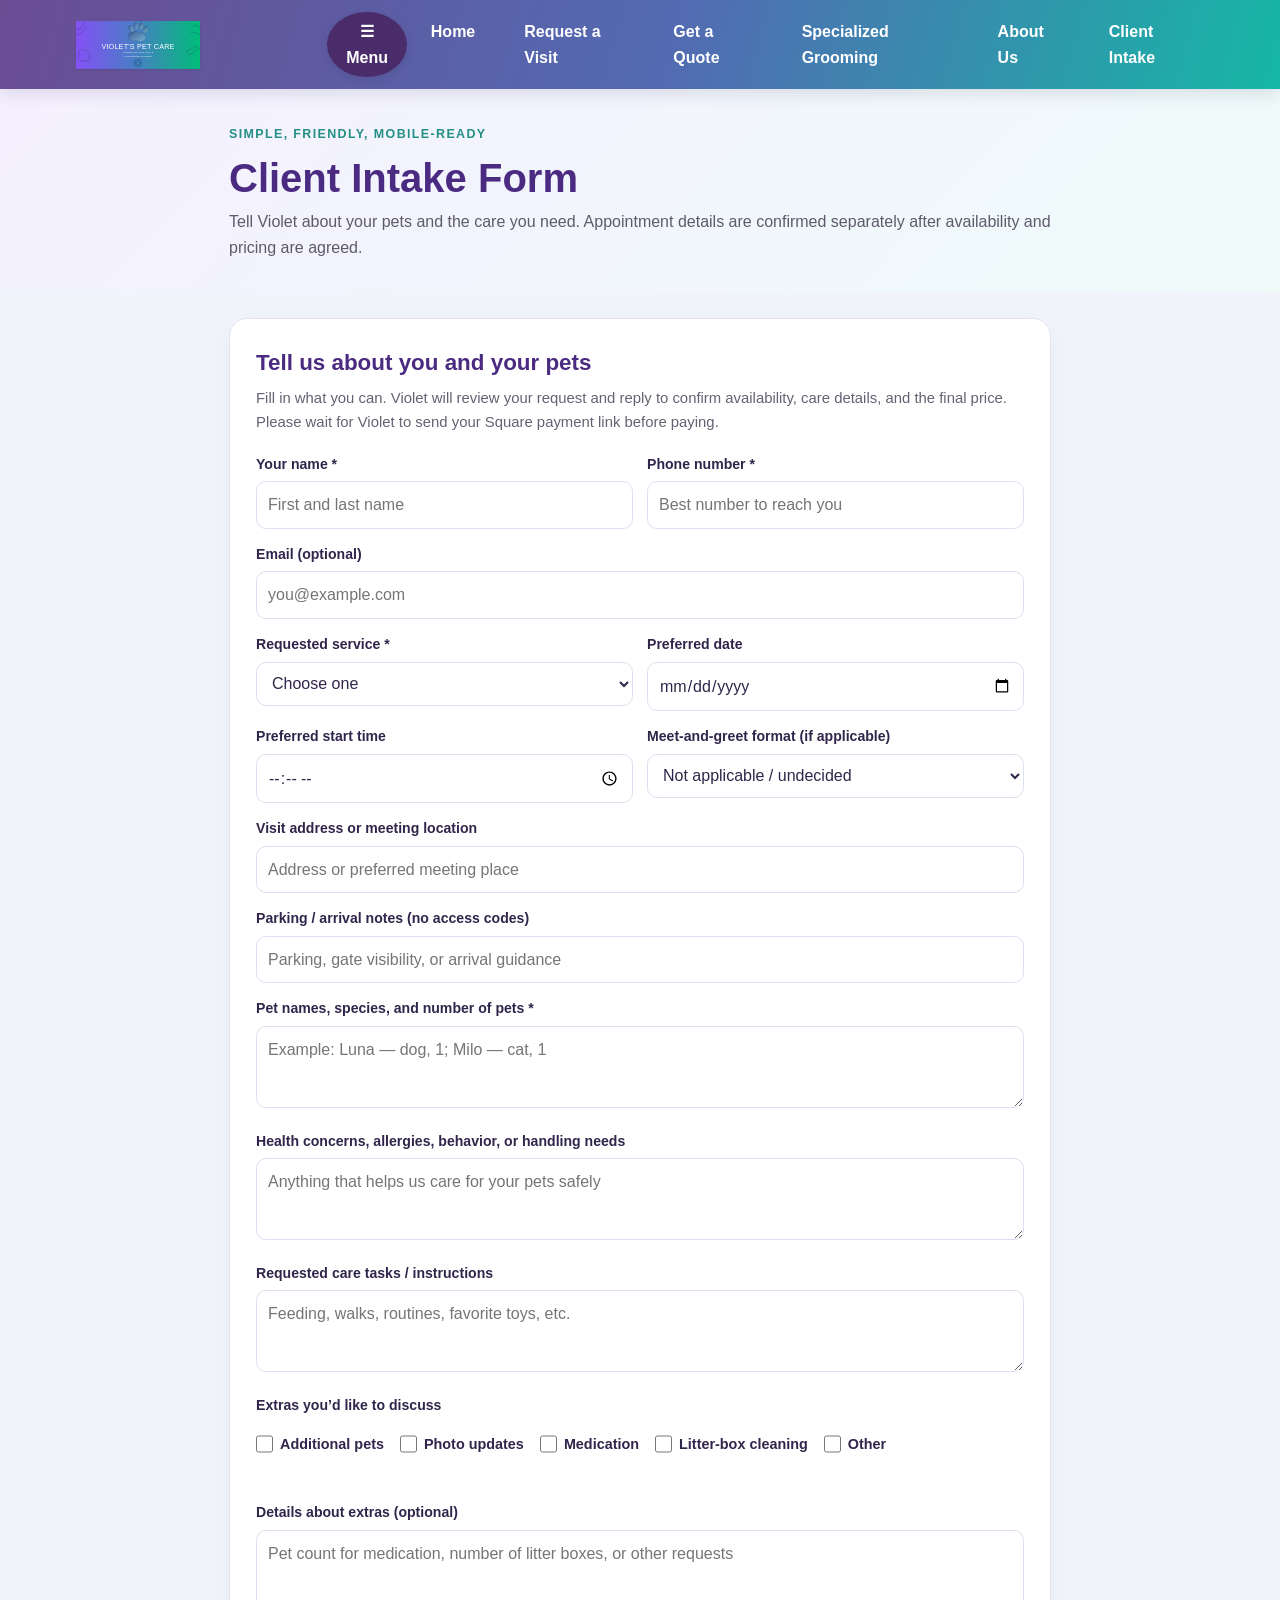
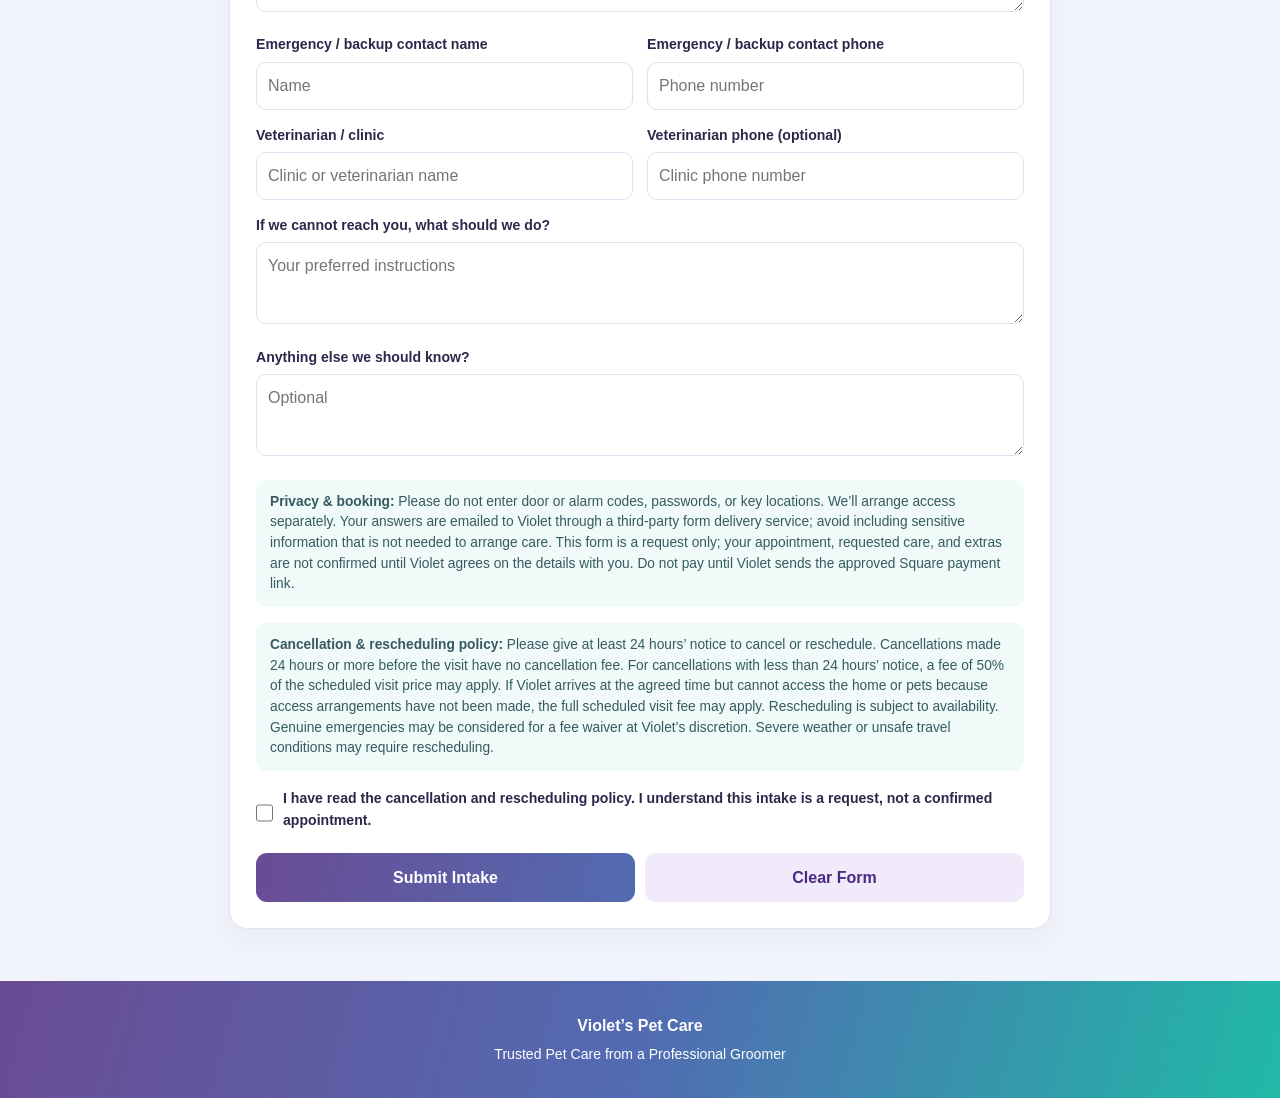
<file: client-tools.html>
<!doctype html>
<html lang="en">
<head>
<meta charset="utf-8"><meta name="viewport" content="width=device-width,initial-scale=1">
<title>Client Intake Form | Violet's Pet Care</title>
<meta name="description" content="Mobile-friendly client intake form for Violet's Pet Care.">
<link rel="stylesheet" href="app-styles.css">
<style>
.tools-hero{padding:32px 16px;background:linear-gradient(135deg,#f5f0ff,#eefbf9)}
.tools-wrap{max-width:850px;margin:0 auto;padding:26px 14px 52px}
.tools-hero h1{font-size:clamp(1.8rem,6vw,2.5rem);color:#4b2b81;line-height:1.15}
.tools-hero p{margin-top:8px;color:#5e5a6c}
.tools-tabs{display:grid;grid-template-columns:1fr;gap:10px;margin:0 0 18px}
.tools-tab{padding:13px 10px;border:1px solid #ded4ed;background:#fff;color:#4b2b81;border-radius:12px;font:inherit;font-weight:800;cursor:pointer}
.tools-tab[aria-selected=true]{background:linear-gradient(105deg,#6a4c93,#526bb2);color:#fff;border-color:transparent}
.tool-panel{display:none;background:#fff;border:1px solid #e6e0ef;border-radius:18px;padding:clamp(16px,4vw,26px);box-shadow:0 10px 30px #30254a0b}
.tool-panel.active{display:block}
.tool-panel h2{color:#4b2b81;font-size:1.4rem;margin-bottom:6px}
.tool-intro{color:#646273;font-size:.93rem;margin-bottom:18px}
.field-grid{display:grid;grid-template-columns:1fr 1fr;gap:14px}
.tool-field{margin:0}
.tool-field.full{grid-column:1/-1}
.tool-field label{display:block;font-weight:750;font-size:.88rem;color:#30254a;margin:0 0 6px}
.tool-field input,.tool-field select,.tool-field textarea{width:100%;min-height:44px;border:1px solid #dbe2ef;border-radius:10px;padding:10px 11px;background:#fff;font:inherit;color:#30254a}
.tool-field textarea{min-height:82px;resize:vertical}
.tool-checks{display:flex;flex-wrap:wrap;gap:10px 16px;margin:6px 0 15px}
.tool-checks label{display:flex;align-items:center;gap:7px;font-size:.9rem;color:#30254a}
.tool-checks input{width:17px;height:17px;accent-color:#6a4c93}
.tool-note{padding:12px 14px;border-radius:11px;background:#effaf9;color:#365a60;font-size:.86rem;line-height:1.5;margin:16px 0}
.tool-actions{display:flex;gap:10px;flex-wrap:wrap;margin-top:18px}
.tool-actions button{flex:1;min-width:140px;min-height:46px;border:0;border-radius:11px;padding:12px 15px;font:inherit;font-weight:800;cursor:pointer}
.action-main{background:linear-gradient(105deg,#6a4c93,#526bb2);color:#fff}
.action-secondary{background:#f0eafa;color:#4b2b81}
.output-box{width:100%;min-height:210px;border:1px solid #dbe2ef;border-radius:12px;padding:13px;font:inherit;line-height:1.6;color:#30254a;background:#fbfcff;white-space:pre-wrap}
.small-print{font-size:.8rem;color:#747181;line-height:1.5;margin-top:12px}
@media(max-width:560px){.field-grid{grid-template-columns:1fr}.tool-field.full{grid-column:auto}.tools-tabs{position:sticky;top:60px;z-index:5;background:#f1f4fa;padding:6px 0}.tool-actions{flex-direction:column}.tool-actions button{width:100%}}
</style>
</head>
<body>
<div class="app-wrapper">
<header class="navbar"><div class="nav-container">
<a href="index.html" class="logo"><img src="assets/violets-pet-care-logo.svg" alt="Violet's Pet Care logo"></a>
<button type="button" class="site-menu-toggle" id="siteMenuToggle" aria-expanded="false" aria-controls="siteNavigation">☰ Menu</button>
<nav class="nav-links" id="siteNavigation">
<a href="index.html#home">Home</a>
<a href="client-tools.html#intake" target="_blank" rel="noopener noreferrer">Request a Visit</a>
<a href="index.html#calculator">Get a Quote</a>
<a href="specialized-grooming.html">Specialized Grooming</a>
<a href="index.html#about">About Us</a>
<a href="#intake">Client Intake</a>
</nav></div></header>
<section class="tools-hero"><div class="tools-wrap" style="padding-top:4px;padding-bottom:0">
<span class="section-kicker">Simple, friendly, mobile-ready</span><h1>Client Intake Form</h1>
<p>Tell Violet about your pets and the care you need. Appointment details are confirmed separately after availability and pricing are agreed.</p>
</div></section>
<main class="tools-wrap">

<section class="tool-panel active" id="intake" role="tabpanel" aria-labelledby="intakeTab">
<h2>Tell us about you and your pets</h2><p class="tool-intro">Fill in what you can. Violet will review your request and reply to confirm availability, care details, and the final price. Please wait for Violet to send your Square payment link before paying.</p>
<form id="intakeForm">
<div class="field-grid">
<div class="tool-field"><label for="clientName">Your name *</label><input id="clientName" name="clientName" required autocomplete="name" placeholder="First and last name"></div>
<div class="tool-field"><label for="clientPhone">Phone number *</label><input id="clientPhone" name="clientPhone" required type="tel" autocomplete="tel" placeholder="Best number to reach you"></div>
<div class="tool-field full"><label for="clientEmail">Email (optional)</label><input id="clientEmail" name="clientEmail" type="email" autocomplete="email" placeholder="you@example.com"></div>
<div class="tool-field"><label for="requestedService">Requested service *</label><select id="requestedService" name="requestedService" required><option value="">Choose one</option><option>30-minute drop-in</option><option>60-minute drop-in</option><option>Meet-and-greet</option><option>Specialized grooming inquiry</option><option>Other / not sure yet</option></select></div>
<div class="tool-field"><label for="preferredDate">Preferred date</label><input id="preferredDate" name="preferredDate" type="date"></div>
<div class="tool-field"><label for="preferredTime">Preferred start time</label><input id="preferredTime" name="preferredTime" type="time"></div>
<div class="tool-field"><label for="meetingFormat">Meet-and-greet format (if applicable)</label><select id="meetingFormat" name="meetingFormat"><option value="">Not applicable / undecided</option><option>Phone</option><option>In person</option><option>Video call</option></select></div>
<div class="tool-field full"><label for="visitAddress">Visit address or meeting location</label><input id="visitAddress" name="visitAddress" autocomplete="street-address" placeholder="Address or preferred meeting place"></div>
<div class="tool-field full"><label for="arrivalNotes">Parking / arrival notes (no access codes)</label><input id="arrivalNotes" name="arrivalNotes" placeholder="Parking, gate visibility, or arrival guidance"></div>
<div class="tool-field full"><label for="petDetails">Pet names, species, and number of pets *</label><textarea id="petDetails" name="petDetails" required placeholder="Example: Luna — dog, 1; Milo — cat, 1"></textarea></div>
<div class="tool-field full"><label for="healthNeeds">Health concerns, allergies, behavior, or handling needs</label><textarea id="healthNeeds" name="healthNeeds" placeholder="Anything that helps us care for your pets safely"></textarea></div>
<div class="tool-field full"><label for="careTasks">Requested care tasks / instructions</label><textarea id="careTasks" name="careTasks" placeholder="Feeding, walks, routines, favorite toys, etc."></textarea></div>
<div class="tool-field full"><label>Extras you’d like to discuss</label><div class="tool-checks">
<label><input type="checkbox" name="extras" value="Additional pets"> Additional pets</label>
<label><input type="checkbox" name="extras" value="Photo updates"> Photo updates</label>
<label><input type="checkbox" name="extras" value="Medication administration"> Medication</label>
<label><input type="checkbox" name="extras" value="Litter-box cleaning"> Litter-box cleaning</label>
<label><input type="checkbox" name="extras" value="Other extras"> Other</label></div></div>
<div class="tool-field full"><label for="extraDetails">Details about extras (optional)</label><textarea id="extraDetails" name="extraDetails" placeholder="Pet count for medication, number of litter boxes, or other requests"></textarea></div>
<div class="tool-field"><label for="backupName">Emergency / backup contact name</label><input id="backupName" name="backupName" placeholder="Name"></div>
<div class="tool-field"><label for="backupPhone">Emergency / backup contact phone</label><input id="backupPhone" name="backupPhone" type="tel" placeholder="Phone number"></div>
<div class="tool-field"><label for="vetName">Veterinarian / clinic</label><input id="vetName" name="vetName" placeholder="Clinic or veterinarian name"></div>
<div class="tool-field"><label for="vetPhone">Veterinarian phone (optional)</label><input id="vetPhone" name="vetPhone" type="tel" placeholder="Clinic phone number"></div>
<div class="tool-field full"><label for="unreachable">If we cannot reach you, what should we do?</label><textarea id="unreachable" name="unreachable" placeholder="Your preferred instructions"></textarea></div>
<div class="tool-field full"><label for="anythingElse">Anything else we should know?</label><textarea id="anythingElse" name="anythingElse" placeholder="Optional"></textarea></div>
</div>
<div class="tool-note"><strong>Privacy & booking:</strong> Please do not enter door or alarm codes, passwords, or key locations. We’ll arrange access separately. Your answers are emailed to Violet through a third-party form delivery service; avoid including sensitive information that is not needed to arrange care. This form is a request only; your appointment, requested care, and extras are not confirmed until Violet agrees on the details with you. Do not pay until Violet sends the approved Square payment link.</div>
<div class="tool-note"><strong>Cancellation & rescheduling policy:</strong> Please give at least 24 hours’ notice to cancel or reschedule. Cancellations made 24 hours or more before the visit have no cancellation fee. For cancellations with less than 24 hours’ notice, a fee of 50% of the scheduled visit price may apply. If Violet arrives at the agreed time but cannot access the home or pets because access arrangements have not been made, the full scheduled visit fee may apply. Rescheduling is subject to availability. Genuine emergencies may be considered for a fee waiver at Violet’s discretion. Severe weather or unsafe travel conditions may require rescheduling.</div>
<div class="tool-field full" style="margin:14px 0"><label style="display:flex;align-items:flex-start;gap:10px;font-weight:600"><input type="checkbox" id="policyAcknowledgment" required style="margin-top:4px;min-width:17px;width:17px;height:17px"><span>I have read the cancellation and rescheduling policy. I understand this intake is a request, not a confirmed appointment.</span></label></div>
<div class="tool-field" aria-hidden="true" style="position:absolute;left:-10000px;width:1px;height:1px;overflow:hidden"><label for="_honey">Leave this field blank</label><input id="_honey" name="_honey" tabindex="-1" autocomplete="off"></div>
<div class="tool-actions"><button type="submit" class="action-main" id="sendIntake">Submit Intake</button><button type="reset" class="action-secondary">Clear Form</button></div>
<p id="submissionStatus" class="tool-note" role="status" aria-live="polite" hidden></p>
</form>
</section>

</main>
<footer class="footer"><p><strong>Violet’s Pet Care</strong></p><p class="footer-tagline">Trusted Pet Care from a Professional Groomer</p></footer>
</div>
<script>
const menuButton=document.getElementById('siteMenuToggle'),nav=document.getElementById('siteNavigation');
menuButton?.addEventListener('click',()=>{const open=nav.classList.toggle('is-open');menuButton.setAttribute('aria-expanded',String(open));});
nav?.querySelectorAll('a').forEach(a=>a.addEventListener('click',()=>{nav.classList.remove('is-open');menuButton?.setAttribute('aria-expanded','false');}));
const val=id=>document.getElementById(id)?.value.trim()||'';
const dateText=id=>{const v=val(id);if(!v)return '';const d=new Date(v+'T12:00:00');return d.toLocaleDateString('en-US',{weekday:'long',month:'long',day:'numeric',year:'numeric'});};
const intakeForm=document.getElementById('intakeForm');
const sendButton=document.getElementById('sendIntake');
const submissionStatus=document.getElementById('submissionStatus');
intakeForm.addEventListener('submit',async e=>{
 e.preventDefault();
 if(!intakeForm.reportValidity())return;
 if(val('_honey'))return;
 const extras=[...document.querySelectorAll('input[name="extras"]:checked')].map(x=>x.value);
 const data={
  name:val('clientName'),
  phone:val('clientPhone'),
  email:val('clientEmail'),
  service:val('requestedService'),
  serviceDate:val('preferredDate'),
  serviceTime:val('preferredTime'),
  address:val('visitAddress'),
  petDetails:val('petDetails'),
  notes:[
   'Meet-and-greet format: '+(val('meetingFormat')||'Not specified'),
   'Arrival notes: '+(val('arrivalNotes')||'None provided'),
   'Health / behavior / handling: '+(val('healthNeeds')||'None provided'),
   'Care tasks / instructions: '+(val('careTasks')||'To be discussed'),
   'Requested extras: '+(extras.join(', ')||'None selected'),
   'Extra details: '+(val('extraDetails')||'None provided'),
   'Backup contact name: '+(val('backupName')||'Not provided'),
   'Backup contact phone: '+(val('backupPhone')||'Not provided'),
   'Veterinarian / clinic: '+(val('vetName')||'Not provided'),
   'Veterinarian phone: '+(val('vetPhone')||'Not provided'),
   'If customer unreachable: '+(val('unreachable')||'To be discussed'),
   'Other notes: '+(val('anythingElse')||'None provided'),
   'Policy acknowledgment: Customer acknowledged the cancellation policy and understands this is a request, not a confirmed appointment.'
  ].join('\n')
 };
 sendButton.disabled=true;sendButton.textContent='Sending…';
 submissionStatus.hidden=false;submissionStatus.textContent='Sending your intake to Violet. Please keep this page open until you see confirmation.';
 try{
  const response=await fetch('https://violets-pet-care-api.violetspetcare.workers.dev/api/intake',{
   method:'POST',headers:{'Content-Type':'application/json','Accept':'application/json'},body:JSON.stringify(data)
  });
  const result=await response.json().catch(()=>({}));
  if(!response.ok||result.saved!==true)throw new Error(result.error||result.message||'The server did not confirm that your intake was saved.');
  intakeForm.reset();
  submissionStatus.hidden=false;
  if(result.emailStatus && result.emailStatus.adminEmailSent===true){
   submissionStatus.textContent='Thank you! Your intake was saved and the email service accepted Violet’s notification. This is a request, not a confirmed appointment. Reference: '+result.id+'.';
  }else{
   submissionStatus.textContent='Your intake was saved (reference '+result.id+'), but the notification email could not be confirmed. Please also email violetspetcare@yahoo.com and include this reference. Do not submit this form again for the same request. This is not a confirmed appointment.';
  }
  submissionStatus.scrollIntoView({behavior:'smooth',block:'center'});
 }catch(error){
  submissionStatus.textContent='We could not confirm that your intake was sent, so your answers have been kept on this page to prevent data loss. Please try again after checking your internet connection, or email violetspetcare@yahoo.com directly. If the server saved the request but the response was interrupted, avoid submitting it again until you have checked with Violet.';
 }finally{
  sendButton.disabled=false;sendButton.textContent='Send Intake Securely';
 }
});
intakeForm.addEventListener('reset',()=>{submissionStatus.hidden=true;submissionStatus.textContent='';});
</script>
</body></html>
</file>
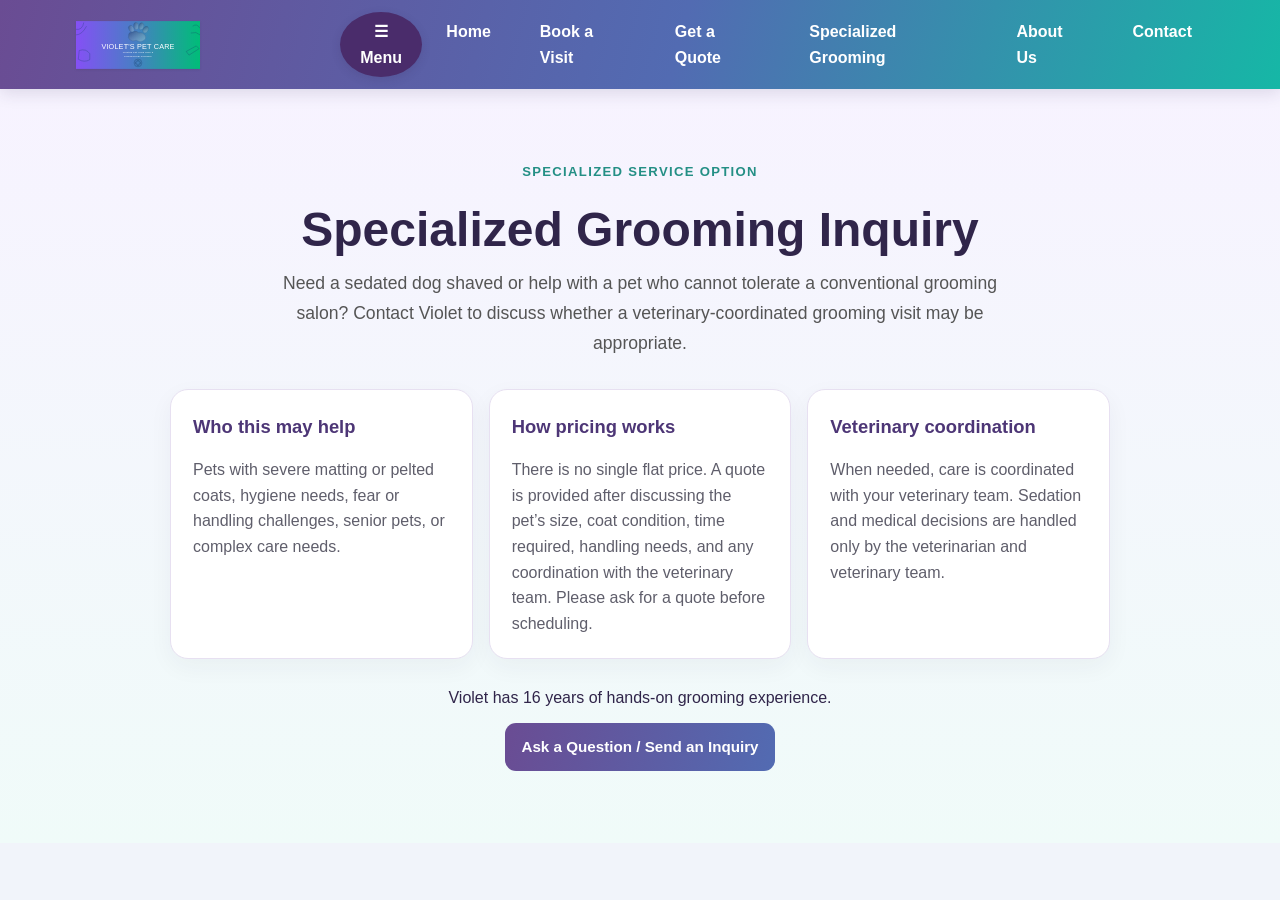
<file: specialized-grooming.html>
<!doctype html>
<html lang="en"><head><meta charset="utf-8"><meta name="viewport" content="width=device-width, initial-scale=1"><title>Specialized Grooming Inquiry | Violet's Pet Care</title><meta name="description" content="Ask Violet's Pet Care about veterinary-coordinated grooming for pets who may not tolerate a conventional grooming salon."><link rel="stylesheet" href="app-styles.css"><style>.specialized-grooming-section{padding:clamp(30px,6vw,72px) 18px;background:linear-gradient(180deg,#f7f3ff,#f0fbf9);min-height:80vh}.grooming-content{max-width:980px;margin:auto}.grooming-eyebrow{color:#248f85;text-transform:uppercase;letter-spacing:.1em;font-weight:800}.grooming-content h1{font-size:clamp(2rem,5vw,3rem);color:#30254a}.grooming-lead{font-size:1.1rem;line-height:1.7;max-width:760px}.grooming-grid{display:grid;grid-template-columns:repeat(3,minmax(0,1fr));gap:16px;margin:26px 0}.grooming-card{padding:22px;border-radius:18px;border:1px solid #e7e0f1;background:#fff;box-shadow:0 8px 24px #30254a0c}.grooming-card h2{color:#4d3676;font-size:1.15rem}.grooming-card p{line-height:1.6;color:#5f5e6b}.grooming-contact{display:inline-flex;margin-top:12px;text-decoration:none}@media(max-width:700px){.grooming-grid{grid-template-columns:1fr}.navbar .nav-container{padding:8px 12px}}</style></head>
<body>
<header class="navbar"><div class="nav-container"><a href="index.html#home" class="logo"><img src="assets/violets-pet-care-logo.svg" alt="Violet's Pet Care logo" /></a><button type="button" class="site-menu-toggle" id="siteMenuToggle" aria-expanded="false" aria-controls="siteNavigation">☰ Menu</button><nav class="nav-links" id="siteNavigation"><a href="index.html#home">Home</a><a href="https://app.squareup.com/appointments/book/qh0xuxt3vxzjxz/LAQGSCJHZ6BSX/start" target="_blank" rel="noopener noreferrer">Book a Visit</a><a href="index.html?quote=1#calculator">Get a Quote</a><a href="specialized-grooming.html" aria-current="page">Specialized Grooming</a><a href="index.html#about">About Us</a><a href="index.html#contact">Contact</a></nav></div></header>
<main class="specialized-grooming-section"><div class="container grooming-content">
<p class="grooming-eyebrow">Specialized service option</p>
<h1>Specialized Grooming Inquiry</h1>
<p class="grooming-lead">Need a sedated dog shaved or help with a pet who cannot tolerate a conventional grooming salon? Contact Violet to discuss whether a veterinary-coordinated grooming visit may be appropriate.</p>
<div class="grooming-grid">
<div class="grooming-card"><h2>Who this may help</h2><p>Pets with severe matting or pelted coats, hygiene needs, fear or handling challenges, senior pets, or complex care needs.</p></div>
<div class="grooming-card"><h2>How pricing works</h2><p>There is no single flat price. A quote is provided after discussing the pet’s size, coat condition, time required, handling needs, and any coordination with the veterinary team. Please ask for a quote before scheduling.</p></div>
<div class="grooming-card"><h2>Veterinary coordination</h2><p>When needed, care is coordinated with your veterinary team. Sedation and medical decisions are handled only by the veterinarian and veterinary team.</p></div>
</div>
<p>Violet has 16 years of hands-on grooming experience.</p>
<a class="btn btn-primary grooming-contact" href="mailto:violetspetcare@yahoo.com?subject=Specialized%20Grooming%20Inquiry">Ask a Question / Send an Inquiry</a>
</div></main><script>const t=document.getElementById("siteMenuToggle"),n=document.getElementById("siteNavigation");if(t&&n){t.addEventListener("click",()=>{const o=n.classList.toggle("is-open");t.setAttribute("aria-expanded",String(o));t.textContent=o?"✕ Close":"☰ Menu";});n.querySelectorAll("a").forEach(a=>a.addEventListener("click",()=>{n.classList.remove("is-open");t.setAttribute("aria-expanded","false");t.textContent="☰ Menu";}));}</script></body></html>
</file>
<file: app-styles.css>
:root {
  --purple: #6a4c93;
  --purple-dark: #4a2c6b;
  --teal: #2ec4b6;
  --teal-dark: #1fa89f;
  --dark: #2b2d42;
  --bg: #f5f7fb;
  --white: #ffffff;
  --gray: #e0e3e9;
  --text: #333;
  --success: #10b981;
  --warning: #f59e0b;
  --shadow: 0 4px 15px rgba(0, 0, 0, 0.1);
}

* {
  margin: 0;
  padding: 0;
  box-sizing: border-box;
}

html {
  scroll-behavior: smooth;
}

body {
  font-family: Segoe UI, sans-serif;
  background: var(--bg);
  color: var(--text);
  line-height: 1.6;
}

.app-wrapper {
  min-height: 100vh;
  display: flex;
  flex-direction: column;
}

.container {
  max-width: 1100px;
  margin: 0 auto;
  padding: 0 20px;
}

/* Navigation */
.navbar {
  background: var(--white);
  box-shadow: 0 2px 10px rgba(0, 0, 0, 0.08);
  position: sticky;
  top: 0;
  z-index: 100;
}

.nav-container {
  max-width: 1100px;
  margin: 0 auto;
  padding: 0 20px;
  display: flex;
  justify-content: space-between;
  align-items: center;
  height: 70px;
}

.logo {
  font-size: 1.4rem;
  font-weight: 700;
  color: var(--purple);
  text-decoration: none;
}

.nav-links {
  display: flex;
  gap: 25px;
  list-style: none;
}

.nav-links a {
  text-decoration: none;
  color: var(--text);
  font-weight: 600;
  transition: color 0.3s;
  cursor: pointer;
}

.nav-links a:hover {
  color: var(--teal);
}

/* Services Section */
.services-section {
  padding: 60px 20px;
  background: linear-gradient(135deg, #f7f0ff 0%, #e8f1ff 100%);
}

.services-section h2 {
  text-align: center;
  font-size: 2.2rem;
  color: var(--purple);
  margin-bottom: 40px;
}

.services-grid {
  display: grid;
  grid-template-columns: repeat(auto-fit, minmax(260px, 1fr));
  gap: 25px;
}

.service-card {
  background: var(--white);
  padding: 30px;
  border-radius: 15px;
  box-shadow: var(--shadow);
  transition: transform 0.3s, box-shadow 0.3s;
}

.service-card:hover {
  transform: translateY(-5px);
  box-shadow: 0 10px 30px rgba(106, 76, 147, 0.15);
}

.service-card h3 {
  color: var(--purple);
  margin-bottom: 10px;
  font-size: 1.2rem;
}

.service-card .price {
  font-size: 1.8rem;
  color: var(--teal);
  font-weight: 700;
  margin-bottom: 12px;
}

.service-card p {
  color: #666;
  margin-bottom: 20px;
}

.btn-service {
  width: 100%;
  padding: 12px;
  background: var(--teal);
  color: var(--white);
  border: none;
  border-radius: 8px;
  font-weight: 600;
  cursor: pointer;
  transition: background 0.3s;
}

.btn-service:hover {
  background: var(--teal-dark);
}

/* Route Planner Section */
.route-planner-section {
  padding: 60px 20px;
  background: var(--white);
}

.route-planner-section h2 {
  text-align: center;
  font-size: 2.2rem;
  color: var(--purple);
  margin-bottom: 40px;
}

.route-planner-wrapper {
  display: grid;
  grid-template-columns: 1fr 1fr;
  gap: 30px;
}

.route-inputs,
.route-summary {
  background: #f9fafb;
  padding: 30px;
  border-radius: 15px;
  border: 1px solid var(--gray);
}

.route-inputs h3,
.route-summary h3 {
  color: var(--purple);
  margin-bottom: 20px;
  font-size: 1.3rem;
}

.form-group {
  margin-bottom: 20px;
}

label {
  display: block;
  color: var(--dark);
  font-weight: 600;
  margin-bottom: 8px;
  font-size: 0.95rem;
}

input,
select {
  width: 100%;
  padding: 12px 14px;
  border: 1px solid var(--gray);
  border-radius: 8px;
  font-size: 1rem;
  font-family: inherit;
  transition: border-color 0.3s;
}

input:focus,
select:focus {
  outline: none;
  border-color: var(--teal);
  box-shadow: 0 0 0 3px rgba(46, 196, 182, 0.1);
}

.stops-input-row {
  display: grid;
  grid-template-columns: 1fr 1fr 1fr auto;
  gap: 10px;
}

.btn {
  padding: 12px 16px;
  border: none;
  border-radius: 8px;
  font-size: 0.95rem;
  font-weight: 600;
  cursor: pointer;
  transition: all 0.3s;
  text-decoration: none;
  display: inline-block;
  text-align: center;
  background: var(--gray);
  color: var(--text);
}

.btn:hover {
  background: #d0d4db;
}

.btn-primary {
  background: var(--teal);
  color: var(--white);
}

.btn-primary:hover {
  background: var(--teal-dark);
}

.btn-secondary {
  background: #ddd;
  color: var(--text);
}

.btn-small {
  padding: 10px 12px;
  font-size: 0.9rem;
  white-space: nowrap;
}

.route-actions {
  display: grid;
  grid-template-columns: 1fr 1fr;
  gap: 10px;
  margin-top: 20px;
}

.stops-list {
  background: var(--white);
  border: 1px solid var(--gray);
  border-radius: 8px;
  padding: 15px;
  margin: 15px 0;
  max-height: 300px;
  overflow-y: auto;
}

.stop-item {
  display: flex;
  justify-content: space-between;
  align-items: center;
  padding: 10px;
  background: #f5f7fb;
  border-radius: 6px;
  margin-bottom: 8px;
  font-size: 0.9rem;
}

.stop-item span:first-child {
  flex: 1;
}

.stop-item button {
  background: #ff6b6b;
  color: white;
  padding: 4px 8px;
  font-size: 0.8rem;
  border: none;
  border-radius: 4px;
  cursor: pointer;
}

.stop-item button:hover {
  background: #ff4444;
}

/* Route Summary */
.summary-stats {
  display: grid;
  grid-template-columns: repeat(2, 1fr);
  gap: 12px;
  margin-bottom: 20px;
}

.stat-box {
  background: var(--white);
  padding: 15px;
  border-radius: 8px;
  border: 1px solid var(--gray);
  text-align: center;
}

.stat-box.highlight {
  background: linear-gradient(135deg, var(--teal) 0%, var(--teal-dark) 100%);
  color: var(--white);
  border: none;
}

.stat-label {
  font-size: 0.85rem;
  color: #888;
  margin-bottom: 5px;
  font-weight: 600;
}

.stat-box.highlight .stat-label {
  color: rgba(255, 255, 255, 0.9);
}

.stat-value {
  font-size: 1.4rem;
  font-weight: 700;
  color: var(--purple);
}

.stat-box.highlight .stat-value {
  color: var(--white);
}

.grouped-stops {
  margin-top: 20px;
}

.town-group {
  margin-bottom: 15px;
  padding: 15px;
  background: var(--white);
  border-left: 4px solid var(--teal);
  border-radius: 6px;
}

.town-group-title {
  font-weight: 700;
  color: var(--purple);
  margin-bottom: 8px;
}

.town-stop {
  font-size: 0.9rem;
  color: #666;
  padding: 4px 0;
}

/* Contact Section */
.contact-section {
  padding: 60px 20px;
  background: linear-gradient(135deg, var(--purple) 0%, var(--purple-dark) 100%);
  color: var(--white);
}

.contact-section h2 {
  text-align: center;
  font-size: 2.2rem;
  margin-bottom: 40px;
}

.contact-methods {
  display: grid;
  grid-template-columns: repeat(auto-fit, minmax(300px, 1fr));
  gap: 25px;
}

.contact-box {
  background: rgba(255, 255, 255, 0.1);
  padding: 30px;
  border-radius: 15px;
  border: 1px solid rgba(255, 255, 255, 0.2);
  text-align: center;
}

.contact-box h3 {
  margin-bottom: 12px;
}

.contact-box p {
  margin-bottom: 20px;
  opacity: 0.9;
}

/* Modal */
.modal {
  display: none;
  position: fixed;
  z-index: 2000;
  left: 0;
  top: 0;
  width: 100%;
  height: 100%;
  background-color: rgba(0, 0, 0, 0.5);
  animation: fadeIn 0.3s ease;
  overflow-y: auto;
}

.modal.show {
  display: flex;
  align-items: center;
  justify-content: center;
  padding: 20px;
}

.modal-content {
  background-color: var(--white);
  border-radius: 15px;
  box-shadow: 0 10px 40px rgba(0, 0, 0, 0.3);
  width: 90%;
  max-width: 600px;
  max-height: 90vh;
  overflow-y: auto;
  position: relative;
  animation: slideUp 0.3s ease;
}

.calculator-modal-content {
  padding: 30px;
}

.modal-close {
  position: absolute;
  top: 15px;
  right: 15px;
  font-size: 28px;
  font-weight: bold;
  color: #999;
  cursor: pointer;
  border: none;
  background: none;
}

.modal-close:hover {
  color: var(--dark);
}

.modal-calculator h2 {
  color: var(--purple);
  margin-bottom: 20px;
}

.radio-group {
  display: grid;
  grid-template-columns: 1fr 1fr;
  gap: 12px;
}

.radio-label {
  display: flex;
  align-items: center;
  gap: 12px;
  padding: 12px 14px;
  border: 2px solid var(--gray);
  border-radius: 8px;
  cursor: pointer;
  transition: all 0.3s;
}

input[type="radio"] {
  display: none;
}

input[type="radio"]:checked + .radio-btn + .radio-text {
  color: var(--purple);
}

.radio-label:has(input[type="radio"]:checked) {
  border-color: var(--teal);
  background: rgba(46, 196, 182, 0.05);
}

.radio-btn {
  font-size: 1.4rem;
}

.radio-text {
  font-size: 0.9rem;
  font-weight: 500;
  color: var(--text);
}

.plan-tabs {
  display: grid;
  grid-template-columns: 1fr 1fr 1fr;
  gap: 8px;
}

.plan-tab {
  padding: 10px 12px;
  border: 1px solid var(--gray);
  background: var(--white);
  border-radius: 6px;
  font-size: 0.85rem;
  font-weight: 600;
  cursor: pointer;
  transition: all 0.3s;
  color: var(--text);
}

.plan-tab.active {
  background: var(--teal);
  color: var(--white);
  border-color: var(--teal);
}

.plan-input.hidden {
  display: none;
}

.hint {
  font-size: 0.85rem;
  color: #888;
  font-weight: 400;
}

.input-row {
  display: flex;
  flex-direction: column;
  gap: 6px;
}

.checkbox-group {
  display: flex;
  flex-direction: column;
  gap: 10px;
}

.checkbox-label {
  display: flex;
  align-items: center;
  gap: 10px;
  padding: 10px 12px;
  border: 1px solid var(--gray);
  border-radius: 6px;
  cursor: pointer;
  font-weight: 500;
}

input[type="checkbox"] {
  width: 18px;
  height: 18px;
  cursor: pointer;
  accent-color: var(--teal);
}

.addon-price {
  font-size: 0.85rem;
  color: #888;
  margin-left: auto;
  font-weight: 400;
}

.breakdown {
  background: var(--bg);
  padding: 18px;
  border-radius: 8px;
  margin: 20px 0;
}

.breakdown-row {
  display: flex;
  justify-content: space-between;
  align-items: center;
  padding: 10px 0;
  font-size: 0.95rem;
}

.breakdown-row + .breakdown-row {
  border-top: 1px solid var(--gray);
}

.grand-total {
  margin-top: 8px;
  padding-top: 12px;
  font-size: 1.1rem;
  color: var(--purple);
}

.grand-total strong {
  color: var(--teal);
}

.modal-actions {
  display: grid;
  grid-template-columns: 1fr 1fr;
  gap: 10px;
  margin-top: 20px;
}

.btn-save,
.btn-copy {
  background: var(--gray);
  color: var(--text);
  padding: 12px 16px;
  border: none;
  border-radius: 8px;
  font-weight: 600;
  cursor: pointer;
}

.btn-save:hover,
.btn-copy:hover {
  background: #d0d4db;
}

/* Footer */
.footer {
  background: var(--dark);
  color: var(--white);
  text-align: center;
  padding: 25px;
  margin-top: auto;
}

@keyframes fadeIn {
  from {
    opacity: 0;
  }
  to {
    opacity: 1;
  }
}

@keyframes slideUp {
  from {
    opacity: 0;
    transform: translateY(20px);
  }
  to {
    opacity: 1;
    transform: translateY(0);
  }
}

@media (max-width: 768px) {
  .nav-links {
    display: none;
  }

  .route-planner-wrapper {
    grid-template-columns: 1fr;
  }

  .summary-stats {
    grid-template-columns: 1fr;
  }

  .stops-input-row {
    grid-template-columns: 1fr;
  }

  .route-actions {
    grid-template-columns: 1fr;
  }

  .modal-actions {
    grid-template-columns: 1fr;
  }

  .radio-group {
    grid-template-columns: 1fr;
  }

}

.specialized-grooming-section{padding:64px 20px;background:#fff}.grooming-content{text-align:center}.grooming-eyebrow{color:var(--teal-dark);text-transform:uppercase;letter-spacing:.08em;font-weight:700;font-size:.82rem;margin-bottom:10px}.specialized-grooming-section h2{color:var(--purple);font-size:clamp(1.7rem,4vw,2.3rem);margin-bottom:16px}.grooming-lead{max-width:820px;margin:0 auto 30px;color:#555;font-size:1.08rem}.grooming-grid{display:grid;grid-template-columns:repeat(auto-fit,minmax(220px,1fr));gap:18px;text-align:left}.grooming-card{padding:22px;background:#f8f5fc;border:1px solid #e5dced;border-radius:12px}.grooming-card h3{color:var(--purple);margin-bottom:8px}.grooming-card p{color:#555}.grooming-contact{display:inline-block;margin-top:28px;width:auto}.pet-count-grid{display:grid;grid-template-columns:1fr 1fr;gap:14px}.pet-count-grid .hint{display:block;margin-top:5px}@media(max-width:520px){.pet-count-grid{grid-template-columns:1fr}}

/* Branded logo banner and accessible mobile navigation */
.logo { display:inline-flex; align-items:center; min-width:0; }
.logo img { display:block; width:210px; max-width:42vw; height:52px; object-fit:contain; object-position:left center; }
.site-menu-toggle { display:none; border:0; border-radius:9px; padding:10px 13px; background:var(--purple); color:#fff; font:inherit; font-weight:700; cursor:pointer; }
.brand-banner { width:100%; background:linear-gradient(90deg,#8550f5,#477fc4,#00bd78); }
.brand-banner img { display:block; width:100%; max-height:340px; object-fit:cover; object-position:center; }
@media (max-width:768px) {
 .nav-container { height:auto; min-height:64px; padding:8px 14px; flex-wrap:wrap; gap:8px; }
 .logo img { width:185px; max-width:57vw; height:46px; }
 .site-menu-toggle { display:inline-flex; align-items:center; gap:7px; min-height:42px; margin-left:auto; }
 .nav-links { display:none !important; width:100%; flex-direction:column; gap:0; padding:6px 0 10px; }
 .nav-links.is-open { display:flex !important; }
 .nav-links a { display:block; padding:12px 10px; border-top:1px solid #eee; }
 .brand-banner img { max-height:220px; object-fit:cover; }
}
/* Customer-facing mobile usability */
.services-grid { align-items:stretch; }
.service-card { display:flex; flex-direction:column; gap:8px; }
.service-card p:last-of-type { flex:1; }
.service-card .btn-service { min-height:46px; }

@media(max-width:600px) {
 .container { padding-inline:16px; }
 .services-section, .specialized-grooming-section { padding:38px 14px; }
 .services-section h2, .route-planner-section h2 { font-size:1.8rem; }
 .services-grid, .grooming-grid { grid-template-columns:minmax(0,1fr); gap:15px; }
 .service-card { padding:21px; }
 .modal-content { width:calc(100% - 20px); max-height:88dvh; overflow-y:auto; margin:5vh auto; padding:18px 14px; }
 .radio-group, .modal-actions { grid-template-columns:repeat(2,minmax(0,1fr)); }
 .radio-label { min-width:0; }
}
/* Clear pet-fee and secure-checkout request layout */
#requestCheckout { grid-column:1 / -1; min-height:48px; width:100%; }
.breakdown-row strong { text-align:right; }
@media(max-width:600px){ .modal-actions { display:grid; grid-template-columns:1fr; gap:10px; } #requestCheckout { grid-column:auto; } }

/* Show/hide optional quote fields on all screen sizes */
.hidden { display: none !important; }


/* Refreshed customer homepage layout */
.welcome-hero{display:grid;grid-template-columns:minmax(0,1.25fr) minmax(240px,.75fr);gap:28px;align-items:center;padding:clamp(34px,6vw,76px) max(20px,calc((100% - 1120px)/2));background:linear-gradient(135deg,#f8f5fc 0%,#effdfa 100%);}
.welcome-copy{max-width:690px}.eyebrow{display:inline-block;margin-bottom:12px;color:#477d75;text-transform:uppercase;letter-spacing:.09em;font-size:.78rem;font-weight:800}.welcome-copy h1{font-size:clamp(2rem,4.8vw,3.4rem);line-height:1.08;color:var(--dark);margin:0 0 16px}.welcome-copy p{font-size:clamp(1rem,2vw,1.15rem);line-height:1.65;color:#555;max-width:610px}.hero-actions{display:flex;flex-wrap:wrap;gap:12px;margin:24px 0 18px}.hero-actions .btn{display:inline-flex;align-items:center;justify-content:center;min-height:48px;padding:12px 20px;border-radius:10px;text-decoration:none;font-weight:750}.btn-outline{border:2px solid var(--purple);color:var(--purple);background:#fff}.hero-trust{display:flex;flex-wrap:wrap;gap:10px 18px;color:#4e625f;font-size:.9rem}.welcome-art{min-height:280px;border-radius:28px;background:linear-gradient(145deg,#6a4c93,#2ec4b6);display:flex;flex-direction:column;align-items:center;justify-content:center;color:#fff;text-align:center;padding:24px;box-shadow:0 18px 42px #2b2d4218}.art-paw{font-size:3rem}.art-pets{font-size:clamp(3.8rem,7vw,5.8rem);letter-spacing:.06em;line-height:1.35}.welcome-art p{font-weight:750;font-size:1.05rem;line-height:1.45;margin:12px 0 0}.services-section{padding-top:clamp(36px,5vw,64px);padding-bottom:clamp(36px,5vw,64px)}.services-section h2{text-align:center;margin-bottom:24px}.services-grid{gap:20px}.service-card{border:1px solid #e9e3f0;border-radius:18px;box-shadow:0 10px 30px #2b2d420c;transition:transform .18s ease,box-shadow .18s ease}.service-card:hover{transform:translateY(-3px);box-shadow:0 16px 36px #2b2d4218}.service-card .price{font-size:2.2rem;font-weight:850;color:var(--purple);margin:2px 0}.contact-section{padding:48px 0;background:#f8f9fb}.contact-section h2{text-align:center;margin-bottom:26px}.contact-methods{gap:18px}.contact-box{border:1px solid #e8e8ee;border-radius:16px;box-shadow:0 10px 26px #2b2d420b;padding:24px;background:#fff}.checkout-note{font-size:.9rem;line-height:1.5;padding:12px 14px;border-radius:10px;background:#f7f3fc;color:#55446d;margin:12px 0}.calculator-modal-content{border-radius:20px}.modal-calculator h2{margin-bottom:22px}.form-group{margin-bottom:18px}.form-group input,.form-group select{width:100%;min-height:46px;border:1px solid #d9dce4;border-radius:10px;padding:10px 12px;font:inherit;background:#fff}.form-group label{font-weight:700;display:block;margin-bottom:8px}.hint{font-size:.87rem;line-height:1.4;color:#656575}.breakdown{border:1px solid #ece7f2;border-radius:14px;padding:14px;background:#faf9fc}.breakdown-row{gap:14px}.breakdown-row span{flex:1}.breakdown-row strong{white-space:nowrap}.grand-total{font-size:1.15rem;font-weight:800}@media(max-width:700px){.welcome-hero{grid-template-columns:1fr;padding:32px 18px;gap:22px}.welcome-art{min-height:185px;border-radius:22px}.art-pets{font-size:4rem}.hero-actions{display:grid;grid-template-columns:1fr}.hero-trust{display:grid;gap:8px}.contact-methods{display:grid;grid-template-columns:1fr}.breakdown{padding:10px}.breakdown-row{font-size:.88rem;padding:9px 0}.breakdown-row strong{font-size:.9rem}}


/* App-inspired Violet's Pet Care refresh */
:root{scroll-behavior:smooth}
.navbar{position:sticky;top:0;z-index:50;background:rgba(255,255,255,.96);backdrop-filter:blur(12px);box-shadow:0 4px 22px rgba(43,45,66,.07)}
.nav-container{max-width:1160px;margin:0 auto}
.nav-links a{font-weight:700;color:#30254a;text-decoration:none;border-radius:10px;padding:10px 12px}
.nav-links a:hover,.nav-links a:focus-visible{background:#f0eafa;color:var(--purple)}
.welcome-hero{max-width:none;padding:clamp(34px,6vw,78px) max(18px,calc((100% - 1160px)/2));gap:clamp(24px,4vw,54px);background:linear-gradient(135deg,#f7f3ff 0%,#f0fbf9 100%)}
.welcome-copy h1{max-width:680px;letter-spacing:-.035em}
.welcome-art{padding:18px;min-height:310px;gap:18px;border:1px solid rgba(255,255,255,.65);box-shadow:0 22px 50px rgba(68,51,100,.16)}
.hero-brand-art{display:block;width:100%;max-width:490px;max-height:180px;object-fit:contain;border-radius:14px;box-shadow:0 12px 30px rgba(30,30,60,.12)}
.hero-pet-note{display:flex;align-items:center;gap:13px;max-width:440px;width:100%;padding:14px 16px;background:rgba(255,255,255,.94);color:#30254a;border-radius:14px;text-align:left}
.hero-pet-note>span{font-size:1.8rem}.hero-pet-note strong,.hero-pet-note small{display:block}.hero-pet-note small{margin-top:4px;line-height:1.4;color:#626071}
.services-section{background:#fff}.services-section .container,.contact-section .container,.how-it-works .container,.about-section .container{max-width:1160px;margin:0 auto}
.services-section h2,.how-it-works h2{font-size:clamp(1.8rem,3.5vw,2.45rem);letter-spacing:-.025em;color:#30254a}
.services-grid{grid-template-columns:repeat(2,minmax(0,1fr));max-width:900px;margin:0 auto}
.service-card{padding:26px;background:linear-gradient(180deg,#fff 0%,#fcfbff 100%);border:1px solid #e8e1f2;border-radius:20px;box-shadow:0 10px 32px rgba(43,45,66,.07)}
.service-card h3{font-size:1.15rem;color:#30254a}.service-card .price{font-size:2.6rem;letter-spacing:-.04em}
.service-card p{line-height:1.6;color:#5c5b6a}
.btn-service{min-height:48px;border:0;border-radius:11px;background:linear-gradient(100deg,#6a4c93,#4f70b9);color:#fff;font:inherit;font-weight:800;cursor:pointer;padding:12px 18px}
.btn-service:hover{filter:brightness(1.06)}
.how-it-works{padding:clamp(40px,6vw,72px) 18px;background:#f7f8fc;text-align:center}
.section-kicker{display:block;margin-bottom:10px;color:#248f85;text-transform:uppercase;letter-spacing:.11em;font-size:.78rem;font-weight:850}
.steps-grid{display:grid;grid-template-columns:repeat(3,minmax(0,1fr));gap:18px;margin-top:28px;text-align:left}
.step-card{position:relative;padding:24px;border:1px solid #e8e6f0;border-radius:18px;background:#fff;box-shadow:0 9px 28px rgba(43,45,66,.045)}
.step-number{position:absolute;right:18px;top:15px;color:#d8cbea;font-size:1.3rem;font-weight:900}
.step-icon{display:grid;place-items:center;width:48px;height:48px;border-radius:14px;background:#f0eafa;font-size:1.45rem;margin-bottom:15px}
.step-card h3{margin:0 0 8px;color:#30254a}.step-card p{color:#656374;line-height:1.6;margin:0}
.about-section{padding:clamp(40px,6vw,76px) 18px;background:#fff}
.about-layout{display:grid;grid-template-columns:minmax(0,.9fr) minmax(0,1.1fr);gap:clamp(24px,5vw,60px);align-items:center}
.about-brand-card{padding:24px;border-radius:24px;background:linear-gradient(135deg,#6a4c93,#2ec4b6);box-shadow:0 20px 45px rgba(65,65,110,.15)}
.about-brand-card img{display:block;width:100%;border-radius:14px}.about-paw-row{text-align:center;color:#fff;font-size:1.8rem;padding:14px 0 2px}
.about-copy h2{font-size:clamp(1.7rem,3.5vw,2.5rem);line-height:1.15;color:#30254a;letter-spacing:-.03em}
.about-copy p,.about-copy li{line-height:1.7;color:#5f5e6b}.about-copy ul{padding-left:22px;margin:16px 0}.about-copy li{padding:3px 0}
.text-link{display:inline-block;margin-top:8px;color:var(--purple);font-weight:800;text-decoration:none}.text-link:hover{text-decoration:underline}
.contact-section{padding:clamp(38px,5vw,64px) 18px;background:linear-gradient(180deg,#f7f5fc,#f0fbf9)}
.contact-methods{display:grid;grid-template-columns:repeat(3,minmax(0,1fr));gap:18px}
.contact-box{display:flex;flex-direction:column;align-items:flex-start;gap:10px;padding:24px;border:1px solid #e8e2f0;border-radius:18px;box-shadow:0 10px 28px rgba(43,45,66,.05)}
.contact-box p{flex:1;color:#646273;line-height:1.55}.contact-box .btn{display:inline-flex;align-items:center;justify-content:center;min-height:46px;text-decoration:none;border-radius:10px;padding:11px 16px;font-weight:800}
.footer{padding:28px 18px;background:#30254a}.footer p{margin:4px}.footer-tagline{font-size:.88rem;color:#ded6ed}
.modal-content{border:1px solid #ece5f3;box-shadow:0 22px 80px rgba(24,19,40,.24)}
.modal-close{width:38px;height:38px;border-radius:50%;background:#f1ecf7;color:#49336b;font-size:1.6rem}
@media(max-width:760px){
 .welcome-hero{grid-template-columns:1fr;padding:30px 16px;gap:20px}
 .welcome-copy h1{font-size:clamp(2rem,9vw,2.75rem)}
 .welcome-art{min-height:0;padding:14px;border-radius:20px}
 .hero-brand-art{max-height:120px}
 .hero-pet-note{padding:11px 12px}
 .services-grid{grid-template-columns:1fr;max-width:520px}
 .service-card{padding:22px}
 .steps-grid{grid-template-columns:1fr;gap:12px}
 .step-card{padding:20px}
 .about-layout{grid-template-columns:1fr;gap:24px}
 .about-brand-card{max-width:520px;margin:0 auto;width:100%;box-sizing:border-box}
 .contact-methods{grid-template-columns:1fr}
 .contact-box{padding:21px}
 .nav-container{padding:8px 12px}
 .logo img{max-width:48vw;width:168px;height:44px}
 .site-menu-toggle{font-size:.9rem}
}


/* Mobile app quote wizard */
.quote-stepper{display:flex;align-items:center;gap:8px;margin:18px 0 24px;padding:0 2px}
.quote-step-indicator{display:flex;align-items:center;flex-direction:column;gap:6px;min-width:62px;color:#8b8796;font-size:.75rem;font-weight:700;text-align:center}
.quote-step-indicator>span{display:grid;place-items:center;width:34px;height:34px;border-radius:50%;background:#eeebf4;color:#6a4c93;font-weight:850}
.quote-step-indicator.is-active>span,.quote-step-indicator.is-complete>span{background:linear-gradient(130deg,#6a4c93,#2ec4b6);color:#fff}
.quote-step-indicator.is-active{color:#4d3676}.quote-step-indicator small{font-size:.72rem;white-space:nowrap}
.quote-step-line{height:2px;flex:1;background:#e5deef;margin-top:-20px}
.quote-step-panel{display:none}.quote-step-panel.is-active{display:block;animation:quoteStepIn .18s ease-out}
.quote-step-title{margin:0 0 18px;color:#30254a;font-size:1.2rem}
.quote-step-actions{display:flex;gap:10px;justify-content:flex-end;margin:20px 0 8px}
.quote-step-actions-split{justify-content:space-between;flex-wrap:wrap}
.quote-step-actions button,.modal-actions button{min-height:46px;border-radius:11px;padding:11px 16px;font-weight:800;cursor:pointer}
.quote-step-actions .btn-primary,.modal-actions .btn-primary{background:linear-gradient(110deg,#6a4c93,#536eb5);color:white;border:0}
#calculatorModal .modal-content{max-width:600px;max-height:90vh;overflow:auto}
#calculatorModal .modal-calculator{padding:4px 0}
#calculatorModal .modal-calculator h2{font-size:1.55rem}
#calculatorModal .form-group{margin-bottom:16px}
#calculatorModal .radio-group{display:grid;grid-template-columns:repeat(2,minmax(0,1fr));gap:12px}
#calculatorModal .radio-label{border:1px solid #e1d8ef;border-radius:13px;padding:14px;display:flex;align-items:center;gap:10px;background:#fff}
#calculatorModal .radio-label:has(input:checked){border-color:#6a4c93;background:#f7f2ff;box-shadow:0 0 0 2px #6a4c9315}
#calculatorModal .pet-count-grid{display:grid;grid-template-columns:repeat(2,minmax(0,1fr));gap:12px}
#calculatorModal .checkbox-label{display:flex;align-items:center;gap:10px;padding:12px;border:1px solid #e5dcef;border-radius:12px;background:#fbf9ff}
#calculatorModal .checkbox-label input{width:20px;height:20px;min-height:0}
#calculatorModal .breakdown{display:grid;gap:0}
#calculatorModal .breakdown-row{display:flex;align-items:center;justify-content:space-between;padding:11px 2px;border-bottom:1px solid #ece7f2}
#calculatorModal .breakdown-row:last-child{border-bottom:0}
#calculatorModal .grand-total{font-size:1.12rem;color:#4e3479;padding-top:16px}
#calculatorModal .modal-actions{display:flex;margin-top:12px}
#calculatorModal #requestCheckout{width:100%;min-height:50px}
@keyframes quoteStepIn{from{opacity:.55;transform:translateY(4px)}to{opacity:1;transform:translateY(0)}}
@media(max-width:560px){
 #calculatorModal .modal-content{width:calc(100% - 20px);max-height:92vh;padding:20px 16px;border-radius:20px}
 #calculatorModal .radio-group,#calculatorModal .pet-count-grid{grid-template-columns:1fr}
 .quote-step-indicator{min-width:54px}.quote-step-indicator small{font-size:.66rem}
 .quote-step-actions-split{justify-content:stretch}.quote-step-actions-split button{flex:1}
 #calculatorModal .breakdown-row{font-size:.88rem;gap:10px}
 #calculatorModal .breakdown-row strong{white-space:nowrap}
}

.square-checkout-options{margin-top:18px;padding:16px;border:1px solid #d9cbea;border-radius:16px;background:linear-gradient(145deg,#faf7ff,#f0fbf9)}
.square-checkout-options h3{margin:0 0 8px;color:#4d3676;font-size:1.12rem}
.square-checkout-options p{font-size:.9rem;line-height:1.55;color:#514b5e;margin:0 0 12px}
.square-pay-option{display:flex;align-items:center;justify-content:space-between;gap:12px;padding:13px;margin-top:8px;border:1px solid #e3d9ef;border-radius:11px;background:#fff;color:#34264e;text-decoration:none}
.square-pay-option:hover{border-color:#6a4c93;background:#fbf8ff}
.square-pay-option span:first-child{display:flex;flex-direction:column;gap:4px}
.square-pay-option small{font-size:.8rem;color:#696374;line-height:1.4}
.square-pay-option>span:last-child{font-size:1.1rem;color:#6a4c93;font-weight:800}

/* Personal About section and one-total checkout */
.about-layout{display:grid;grid-template-columns:minmax(250px,.85fr) minmax(0,1.15fr);gap:clamp(24px,5vw,56px);align-items:center}
.about-photo-card{position:relative;overflow:hidden;border-radius:24px;background:linear-gradient(145deg,#6a4c93,#2ec4b6);padding:12px;box-shadow:0 18px 42px #2b2d4218}
.about-photo-card>img{display:block;width:100%;max-height:650px;object-fit:cover;object-position:center 35%;border-radius:16px}
.about-photo-card>img[hidden]{display:none!important}
.about-photo-fallback{display:none;min-height:300px;flex-direction:column;align-items:center;justify-content:center;gap:10px;text-align:center;color:#fff}
.about-photo-card.photo-pending .about-photo-fallback{display:flex}
.about-photo-fallback span{font-size:3rem}.about-photo-fallback strong{font-size:1.5rem}.about-photo-fallback small{font-size:.95rem}
.about-photo-caption{color:#fff;font-size:.95rem;text-align:center;padding:12px 8px 4px;margin:0}
.about-copy h2{color:var(--purple);font-size:clamp(1.8rem,3vw,2.5rem);line-height:1.15;margin:10px 0 18px}
.about-copy p{line-height:1.75;color:#555;margin:0 0 14px}
.about-copy ul{padding-left:20px;margin:18px 0 24px;color:#464554}.about-copy li{margin:8px 0}
.about-copy .text-link{display:inline-block;margin:12px 0 0 12px}
#requestCheckout:disabled{opacity:.7;cursor:wait}
.square-pay-option{display:flex;align-items:center;justify-content:space-between;gap:16px;text-decoration:none;color:var(--purple);background:#fff;border:1px solid #dcd2ea;border-radius:12px;padding:16px;margin:12px 0}
.square-pay-option strong,.square-pay-option small{display:block}.square-pay-option small{margin-top:4px;color:#626171;line-height:1.4}
@media(max-width:760px){.about-layout{grid-template-columns:1fr}.about-photo-card{max-width:520px;margin:0 auto;width:100%}.about-photo-card>img{max-height:560px;object-position:center 30%}.about-copy .text-link{margin-left:0;display:block}}


/* Reference-inspired mobile app shell */
:root{--app-ink:#30254a;--app-soft:#f2f5fb;--app-line:#dfe5f1}
body{background:#f1f4fa;color:var(--app-ink)}
.navbar{background:linear-gradient(105deg,#6a4c93 0%,#526bb2 53%,#16b7a6 100%);box-shadow:0 4px 16px #30254a22}
.nav-container{min-height:68px;height:auto;padding:9px 16px;gap:12px}
.logo{display:flex;align-items:center;min-width:0}
.logo img{display:block;width:clamp(155px,42vw,260px);max-height:48px;object-fit:contain;object-position:left center;filter:drop-shadow(0 1px 1px #30254a22)}
.site-menu-toggle{display:inline-flex;align-items:center;justify-content:center;min-width:42px;min-height:42px;padding:7px 12px;border:0;border-radius:50%;background:#4a2c6b;color:#fff;font-weight:800;font-size:1rem;box-shadow:0 3px 10px #30254a25}
.nav-links a{color:#fff}
.nav-links a:hover,.nav-links a:focus-visible{background:#ffffff20;color:#fff}
.welcome-hero{background:linear-gradient(135deg,#f5f0ff 0%,#eefbf9 100%)}
.welcome-art{background:linear-gradient(140deg,#6a4c93,#526bb2 58%,#2ec4b6);border:0}
.hero-brand-art{border-radius:12px}
.services-section{background:#f6f7fb}
.service-card{border-radius:16px;box-shadow:0 6px 18px #2b2d420c}
.btn,.btn-primary,.btn-service{border-radius:11px}
.btn-primary,.btn-service{background:linear-gradient(105deg,#6a4c93,#526bb2);color:#fff}
.about-photo-card{border-radius:18px}
.footer{background:linear-gradient(105deg,#6a4c93 0%,#526bb2 50%,#20b9a7 100%);text-align:center}
.footer p{color:#fff}
.footer-tagline{color:#fff}
#calculatorModal .modal-content{border-radius:22px;background:#fff}
#calculatorModal .modal-calculator h2{color:#4b2b81;font-size:1.65rem;letter-spacing:-.025em}
#calculatorModal .quote-step-title{font-size:1.25rem}
#calculatorModal .radio-label{min-height:78px;border:1px solid #d9d3e8;border-radius:13px;box-shadow:0 2px 7px #30254a08}
#calculatorModal .radio-label:has(input:checked){border:1.5px solid #6a4c93;background:#f6f0ff;box-shadow:0 0 0 2px #6a4c9312}
#calculatorModal .radio-text strong{display:inline-block;color:#4b2b81;font-size:1.2rem;margin-top:2px}
#calculatorModal .form-group input:not([type=radio]):not([type=checkbox]),#calculatorModal .form-group select{border-color:#dbe2ef;border-radius:11px;background:#fff}
#calculatorModal .checkbox-label{border:1px solid #dce4f1;border-radius:12px;background:#fff}
#calculatorModal .breakdown{background:#fff;border:1px solid #e2e7f1;border-radius:15px;padding:14px}
#calculatorModal .breakdown-row{border-color:#e9edf5}
#calculatorModal .grand-total{font-size:1.15rem}
#calculatorModal .grand-total strong{color:#6a4c93;font-size:1.45rem}
#calculatorModal .quote-step-actions .btn-primary,#calculatorModal .modal-actions .btn-primary{background:linear-gradient(105deg,#6a4c93,#526bb2)}
#calculatorModal .checkout-note{border-radius:12px;background:#effaf9;color:#365a60}
.square-checkout-options{border-radius:14px}
@media(max-width:760px){
 .navbar{position:sticky;top:0}
 .nav-container{min-height:58px;padding:7px 12px}
 .logo img{width:clamp(145px,58vw,220px);max-height:42px}
 .site-menu-toggle{font-size:0;width:40px;height:40px;min-width:40px;padding:0;position:relative}
 .site-menu-toggle::before{content:"☰";font-size:1.25rem;color:#fff}
 .site-menu-toggle{color:transparent}
 .site-menu-toggle[aria-expanded="true"]::before{content:"×";font-size:1.6rem;color:#fff}
 .nav-links{display:none;position:fixed;z-index:1000;top:58px;right:10px;left:10px;flex-direction:column;gap:0;padding:14px;border-radius:18px;background:linear-gradient(160deg,#4a2c6b,#6a4c93 65%,#51408c);box-shadow:0 18px 45px #20133450}
 .nav-links.is-open{display:flex}
 .nav-links a{padding:14px 13px;border-bottom:1px solid #ffffff2b;border-radius:9px;font-size:1rem}
 .nav-links a:last-child{border-bottom:0}
 .welcome-hero{padding:22px 14px;gap:16px}
 .welcome-copy h1{font-size:clamp(1.8rem,8vw,2.45rem)}
 .welcome-art{min-height:0;padding:12px}
 .hero-brand-art{max-height:108px}
 .hero-pet-note{padding:10px}
 .services-section{padding:28px 14px}
 .services-section h2,.how-it-works h2{font-size:1.65rem}
 .service-card{padding:18px}
 .how-it-works{padding:32px 14px}
 .about-section{padding:34px 14px}
 .contact-section{padding:32px 14px}
 .footer{padding:22px 14px}
 #calculatorModal.modal.show{align-items:flex-end;padding:0}
 #calculatorModal .modal-content{width:100%;max-width:none;max-height:94dvh;min-height:80dvh;padding:24px 16px 18px;border-radius:22px 22px 0 0;border-bottom:0;overflow-y:auto}
 #calculatorModal .modal-close{top:12px;right:12px}
 #calculatorModal .modal-calculator h2{padding-right:34px;font-size:1.45rem}
 #calculatorModal .radio-group,#calculatorModal .pet-count-grid{grid-template-columns:1fr 1fr;gap:9px}
 #calculatorModal .radio-label{padding:11px 9px;gap:7px}
 #calculatorModal .radio-text{font-size:.85rem}
 #calculatorModal .form-group{margin-bottom:14px}
 #calculatorModal .quote-stepper{gap:5px;margin:15px 0 20px}
 #calculatorModal .quote-step-indicator{min-width:0;flex:1}
 #calculatorModal .quote-step-indicator small{white-space:normal}
 #calculatorModal .quote-step-actions{margin-top:18px}
 #calculatorModal .quote-step-actions button{font-size:.9rem}
 #calculatorModal .quote-step-actions-split{gap:8px}
 #calculatorModal .breakdown-row{font-size:.9rem;padding:10px 0}
 #calculatorModal .grand-total strong{font-size:1.35rem}
}
@media(max-width:380px){
 #calculatorModal .radio-group,#calculatorModal .pet-count-grid{grid-template-columns:1fr}
 .logo img{width:145px}
}


/* Contrast fix: the contact section uses a light background on the homepage */
.contact-section h2 { color: #30254a !important; }
.contact-section .contact-box h3 { color: #30254a; }
.contact-section .contact-box p { color: #555466; opacity: 1; }
.contact-section .contact-box .btn,
.contact-section .contact-box .btn-primary {
  background: linear-gradient(105deg, #6a4c93, #526bb2);
  color: #fff;
}
.contact-section .contact-box .btn:hover,
.contact-section .contact-box .btn-primary:hover { filter: brightness(1.08); }
</file>
<file: admin-styles.css>
:root {
  --purple: #6a4c93;
  --purple-dark: #4a2c6b;
  --teal: #2ec4b6;
  --teal-dark: #1fa89f;
  --dark: #2b2d42;
  --bg: #f5f7fb;
  --white: #ffffff;
  --gray: #e0e3e9;
  --text: #333;
  --success: #10b981;
  --warning: #f59e0b;
  --danger: #ef4444;
  --shadow: 0 4px 15px rgba(0, 0, 0, 0.1);
}

* {
  margin: 0;
  padding: 0;
  box-sizing: border-box;
}

html {
  scroll-behavior: smooth;
}

body {
  font-family: Segoe UI, sans-serif;
  background: var(--bg);
  color: var(--text);
  line-height: 1.6;
}

.admin-wrapper {
  display: grid;
  grid-template-columns: 250px 1fr;
  min-height: 100vh;
}

/* Sidebar */
.admin-sidebar {
  background: linear-gradient(135deg, var(--purple) 0%, var(--purple-dark) 100%);
  color: var(--white);
  padding: 20px;
  position: fixed;
  width: 250px;
  height: 100vh;
  overflow-y: auto;
  box-shadow: 0 4px 15px rgba(0, 0, 0, 0.1);
}

.sidebar-header {
  margin-bottom: 30px;
  padding-bottom: 20px;
  border-bottom: 1px solid rgba(255, 255, 255, 0.2);
}

.sidebar-header h2 {
  margin: 0 0 5px;
}

.sidebar-header p {
  font-size: 0.9rem;
  opacity: 0.9;
}

.sidebar-nav {
  display: flex;
  flex-direction: column;
  gap: 10px;
  margin-bottom: 30px;
}

.nav-link {
  padding: 12px 15px;
  border-radius: 8px;
  text-decoration: none;
  color: rgba(255, 255, 255, 0.8);
  transition: all 0.3s ease;
  display: block;
}

.nav-link:hover,
.nav-link.active {
  background: rgba(255, 255, 255, 0.2);
  color: var(--white);
}

.btn-logout {
  width: 100%;
  padding: 12px;
  background: rgba(255, 255, 255, 0.2);
  border: 1px solid rgba(255, 255, 255, 0.3);
  color: var(--white);
  border-radius: 8px;
  cursor: pointer;
  transition: all 0.3s ease;
}

.btn-logout:hover {
  background: rgba(255, 0, 0, 0.2);
  border-color: var(--danger);
}

/* Main Content */
.admin-main {
  grid-column: 2;
  padding: 30px;
  overflow-y: auto;
}

/* Login */
.login-container {
  display: flex;
  align-items: center;
  justify-content: center;
  min-height: 100vh;
  background: linear-gradient(135deg, #667eea 0%, #764ba2 100%);
}

.login-box {
  background: var(--white);
  padding: 40px;
  border-radius: 12px;
  box-shadow: 0 20px 60px rgba(0, 0, 0, 0.3);
  width: 100%;
  max-width: 400px;
}

.login-box h1 {
  margin-bottom: 5px;
  font-size: 2rem;
}

.login-box p {
  margin-bottom: 30px;
  color: var(--text);
  opacity: 0.7;
}

#loginForm {
  display: flex;
  flex-direction: column;
  gap: 18px;
}

.form-group {
  display: flex;
  flex-direction: column;
  gap: 8px;
}

.form-group label {
  font-weight: 600;
  font-size: 0.95rem;
}

.form-group input {
  padding: 12px 14px;
  border: 1px solid var(--gray);
  border-radius: 8px;
  font-size: 1rem;
  transition: border-color 0.3s ease;
}

.form-group input:focus {
  outline: none;
  border-color: var(--purple);
  box-shadow: 0 0 0 3px rgba(106, 76, 147, 0.1);
}

.btn {
  padding: 12px 20px;
  border: none;
  border-radius: 8px;
  font-weight: 600;
  cursor: pointer;
  transition: all 0.3s ease;
}

.btn-primary {
  background: var(--purple);
  color: var(--white);
}

.btn-primary:hover {
  background: var(--purple-dark);
}

.btn-secondary {
  background: var(--gray);
  color: var(--text);
}

.btn-secondary:hover {
  background: #d0d4dc;
}

.demo-hint {
  margin-top: 20px;
  text-align: center;
  font-size: 0.85rem;
  color: var(--text);
  opacity: 0.6;
}

/* Dashboard */
.dashboard-content {
  animation: fadeIn 0.3s ease;
}

@keyframes fadeIn {
  from {
    opacity: 0;
  }
  to {
    opacity: 1;
  }
}

.page {
  display: none;
}

.page.active {
  display: block;
}

.page-header {
  margin-bottom: 30px;
}

.page-header h1 {
  margin: 0 0 5px;
}

.page-header p {
  color: var(--text);
  opacity: 0.7;
}

.stats-grid {
  display: grid;
  grid-template-columns: repeat(auto-fit, minmax(200px, 1fr));
  gap: 20px;
  margin-bottom: 30px;
}

.stat-card {
  background: var(--white);
  padding: 20px;
  border-radius: 12px;
  box-shadow: var(--shadow);
  transition: transform 0.3s ease;
}

.stat-card:hover {
  transform: translateY(-5px);
}

.stat-card h3 {
  margin: 0 0 10px;
  font-size: 0.9rem;
  color: var(--text);
  opacity: 0.7;
}

.stat-value {
  margin: 0;
  font-size: 2rem;
  font-weight: 700;
  color: var(--purple);
}

.stat-card.highlight {
  background: linear-gradient(135deg, var(--teal) 0%, var(--teal-dark) 100%);
  color: var(--white);
}

.stat-card.highlight .stat-value {
  color: var(--white);
}

.panel {
  background: var(--white);
  padding: 20px;
  border-radius: 12px;
  box-shadow: var(--shadow);
}

.panel h2 {
  margin-top: 0;
  margin-bottom: 20px;
}

.data-table {
  width: 100%;
  border-collapse: collapse;
  background: var(--white);
  border-radius: 12px;
  overflow: hidden;
  box-shadow: var(--shadow);
}

.data-table thead {
  background: #f9fafb;
}

.data-table th,
.data-table td {
  padding: 15px;
  text-align: left;
  border-bottom: 1px solid var(--gray);
}

.data-table th {
  font-weight: 600;
  color: var(--text);
}

.data-table tbody tr:hover {
  background: #f9fafb;
}

.bookings-list,
.routes-grid,
.services-grid {
  display: grid;
  grid-template-columns: repeat(auto-fill, minmax(300px, 1fr));
  gap: 20px;
}

.booking-card,
.route-card,
.service-card {
  background: var(--white);
  padding: 20px;
  border-radius: 12px;
  box-shadow: var(--shadow);
  border-left: 4px solid var(--purple);
}

.booking-card h3,
.route-card h3,
.service-card h3 {
  margin-top: 0;
}

.badge {
  display: inline-block;
  padding: 6px 12px;
  border-radius: 20px;
  font-size: 0.85rem;
  font-weight: 600;
}

.badge-success {
  background: rgba(16, 185, 129, 0.1);
  color: var(--success);
}

.badge-warning {
  background: rgba(245, 158, 11, 0.1);
  color: var(--warning);
}

.badge-danger {
  background: rgba(239, 68, 68, 0.1);
  color: var(--danger);
}

/* Responsive dashboard layout: keep navigation visible and usable on phones */
@media (max-width: 900px) {
  .admin-wrapper {
    display: block;
    min-height: 100vh;
    width: 100%;
  }

  .admin-sidebar {
    position: sticky;
    top: 0;
    z-index: 1000;
    width: 100%;
    height: auto;
    max-height: none;
    overflow: visible;
    display: block;
    padding: 12px 14px;
    box-shadow: 0 5px 18px rgba(30, 20, 45, 0.22);
  }

  .sidebar-header {
    margin: 0 0 10px;
    padding: 0 0 10px;
    border-bottom: 1px solid rgba(255, 255, 255, 0.25);
  }

  .sidebar-header h2 {
    font-size: 1.12rem;
    line-height: 1.3;
  }

  .sidebar-header p {
    font-size: 0.78rem;
    margin: 2px 0 0;
  }

  .sidebar-nav {
    display: grid;
    grid-template-columns: repeat(2, minmax(0, 1fr));
    gap: 6px;
    margin: 0;
  }

  .nav-link {
    min-width: 0;
    padding: 10px 9px;
    font-size: 0.88rem;
    line-height: 1.25;
    border: 1px solid rgba(255,255,255,.14);
    overflow-wrap: anywhere;
  }

  .btn-logout {
    margin-top: 9px;
    padding: 9px 12px;
  }

  .admin-main {
    grid-column: auto;
    width: 100%;
    min-width: 0;
    padding: 16px 12px 28px;
    overflow-x: hidden;
  }

  .dashboard-content,
  .page,
  .panel {
    min-width: 0;
    max-width: 100%;
  }

  .page-header {
    margin-bottom: 18px;
  }

  .page-header h1 {
    font-size: clamp(1.4rem, 6vw, 1.9rem);
    line-height: 1.25;
  }

  .stats-grid {
    grid-template-columns: repeat(2, minmax(0, 1fr));
    gap: 10px;
    margin-bottom: 18px;
  }

  .stat-card {
    min-width: 0;
    padding: 14px;
  }

  .stat-value {
    font-size: clamp(1.35rem, 5vw, 1.8rem);
    overflow-wrap: anywhere;
  }

  .panel {
    padding: 14px;
  }

  .bookings-list,
  .routes-grid,
  .services-grid {
    grid-template-columns: minmax(0, 1fr);
    gap: 12px;
  }

  .data-table {
    display: block;
    max-width: 100%;
    overflow-x: auto;
    -webkit-overflow-scrolling: touch;
    white-space: nowrap;
  }

  .route-toolbar,
  .route-form-grid {
    grid-template-columns: minmax(0, 1fr);
  }

  .route-actions-admin {
    display: grid;
    grid-template-columns: minmax(0, 1fr);
  }

  .route-actions-admin .btn,
  #routeAddStop,
  .login-box .btn {
    width: 100%;
  }
}

@media (max-width: 380px) {
  .admin-sidebar { padding: 10px; }
  .sidebar-nav { gap: 5px; }
  .nav-link { padding: 9px 7px; font-size: .82rem; }
  .admin-main { padding-inline: 9px; }
  .stats-grid { grid-template-columns: minmax(0, 1fr); }
  .login-box { padding: 24px 18px; }
}

/* Admin daily route planner */
.route-planner-admin{margin-top:1rem}.route-toolbar,.route-form-grid{display:grid;grid-template-columns:repeat(auto-fit,minmax(190px,1fr));gap:1rem}.route-actions-admin{display:flex;flex-wrap:wrap;gap:.55rem;margin:1rem 0}.route-stats-grid{display:grid;grid-template-columns:repeat(auto-fit,minmax(135px,1fr));gap:.8rem;margin:1.2rem 0}.route-stop-card{border:1px solid #e5e7eb;border-radius:12px;padding:1rem;margin:.8rem 0;background:#fff}.route-stop-heading{display:flex;flex-wrap:wrap;justify-content:space-between;gap:.5rem}.route-stop-actions{display:flex;align-items:center;flex-wrap:wrap;gap:.5rem;margin-top:.7rem}.route-stop-actions a{color:var(--purple,#6a4c93);font-weight:600}.route-estimate-note{color:#666;font-size:.9rem;margin-top:1rem}@media(max-width:600px){.route-actions-admin .btn{width:100%}.route-stop-card{padding:.8rem}}

.route-live-panel{margin-top:1rem;padding:1rem;border:1px solid #d9d2e8;border-radius:12px;background:#fbfaff}.route-live-panel h2{margin-bottom:.5rem}.route-live-metrics{display:flex;flex-wrap:wrap;gap:1rem;margin:.8rem 0;font-size:1.1rem;color:var(--purple)}.route-live-list{padding-left:1.5rem}.route-live-list li{padding:.5rem 0}.route-live-list li span{display:block;color:#555;font-size:.92rem}.route-error{color:#b42318;font-weight:600}#routeCalculate:disabled{opacity:.65;cursor:wait}


/* Clear keyboard focus and touch feedback for admin navigation */
.nav-link:focus-visible,
.btn:focus-visible,
.form-group input:focus-visible,
.form-group select:focus-visible {
  outline: 3px solid var(--teal);
  outline-offset: 2px;
}
@media (prefers-reduced-motion: reduce) {
  *, *::before, *::after {
    scroll-behavior: auto !important;
    animation-duration: .01ms !important;
    transition-duration: .01ms !important;
  }
}

/* iPhone dashboard: compact top bar with tap-to-open navigation */
.mobile-admin-bar { display: none; }
@media (max-width: 900px) {
  html, body { width:100%; max-width:100%; overflow-x:hidden; }
  .admin-wrapper { display:block !important; width:100%; min-width:0; }
  .admin-sidebar { position:relative !important; inset:auto !important; z-index:1000; width:100% !important; height:auto !important; max-height:none !important; overflow:visible !important; padding:10px 12px !important; margin:0; display:block !important; }
  .mobile-admin-bar { display:flex; align-items:center; justify-content:space-between; gap:12px; min-height:46px; }
  .mobile-brand { color:#fff; font-weight:750; font-size:1rem; line-height:1.2; text-decoration:none; }
  .admin-menu-toggle { display:inline-flex; align-items:center; justify-content:center; gap:7px; min-height:42px; padding:9px 13px; flex-shrink:0; border:1px solid rgba(255,255,255,.65); border-radius:9px; background:rgba(255,255,255,.16); color:#fff; font:inherit; font-weight:700; cursor:pointer; }
  .sidebar-header { display:none; }
  .sidebar-nav { display:none !important; grid-template-columns:repeat(2,minmax(0,1fr)); gap:7px; margin:12px 0 0 !important; }
  .admin-sidebar.menu-open .sidebar-nav { display:grid !important; }
  .sidebar-nav .nav-link { min-width:0; overflow-wrap:anywhere; padding:11px 9px; font-size:.9rem; }
  .btn-logout { display:none; margin-top:8px; min-height:42px; }
  .admin-sidebar.menu-open .btn-logout { display:block; }
  .admin-main { display:block; grid-column:auto !important; width:100% !important; min-width:0 !important; max-width:100%; padding:18px 12px 30px !important; margin:0 !important; overflow:hidden !important; }
  #loginSection { min-height:calc(100dvh - 68px); padding:20px 0; }
  .login-box { width:100%; max-width:440px; padding:28px 20px; }
  .dashboard-content, .page, .panel, .page-header, .bookings-list, .booking-card { min-width:0; max-width:100%; }
  .page-header { margin-bottom:18px; }
  .page-header h1 { font-size:clamp(1.5rem,7vw,2rem); overflow-wrap:anywhere; }
  .page-header p { overflow-wrap:anywhere; }
  .stats-grid, .route-stats-grid { grid-template-columns:repeat(2,minmax(0,1fr)) !important; gap:10px; }
  .stat-card { min-width:0; padding:14px 12px; overflow-wrap:anywhere; }
  .stat-card h3 { font-size:.88rem; line-height:1.4; overflow-wrap:anywhere; }
  .stat-value { font-size:clamp(1.4rem,6vw,2rem); overflow-wrap:anywhere; }
  .panel { padding:15px 12px; overflow:hidden; }
  .bookings-list, .routes-grid, .services-grid { grid-template-columns:minmax(0,1fr) !important; }
  .booking-card, .route-card, .service-card { width:100%; min-width:0; overflow-wrap:anywhere; padding:15px; }
  .data-table { display:block; width:100%; max-width:100%; overflow-x:auto; -webkit-overflow-scrolling:touch; }
  .route-toolbar, .route-form-grid { grid-template-columns:minmax(0,1fr) !important; }
  .route-actions-admin { display:grid !important; grid-template-columns:minmax(0,1fr) !important; }
  .route-actions-admin .btn, #routeAddStop, .login-box .btn { width:100%; min-height:44px; }
  input, select, textarea, button { max-width:100%; }
}
@media (max-width:380px) {
  .mobile-brand { font-size:.9rem; }
  .admin-main { padding-inline:9px !important; }
  .stats-grid, .route-stats-grid { grid-template-columns:minmax(0,1fr) !important; }
}
</file>
<file: calculator-styles.css>
:root {
  --purple: #6a4c93;
  --purple-dark: #4a2c6b;
  --teal: #2ec4b6;
  --teal-dark: #1fa89f;
  --dark: #2b2d42;
  --bg: #f5f7fb;
  --white: #ffffff;
  --gray: #e0e3e9;
  --text: #333;
  --success: #10b981;
  --warning: #f59e0b;
  --shadow: 0 4px 15px rgba(0, 0, 0, 0.1);
}

* {
  margin: 0;
  padding: 0;
  box-sizing: border-box;
}

body {
  font-family: Segoe UI, sans-serif;
  background: var(--bg);
  color: var(--text);
  line-height: 1.6;
}

.app-wrapper {
  min-height: 100vh;
  display: flex;
  flex-direction: column;
}

.calc-header {
  background: linear-gradient(135deg, var(--purple) 0%, var(--purple-dark) 100%);
  color: var(--white);
  padding: 40px 20px;
  text-align: center;
}

.header-content h1 {
  font-size: 2.2rem;
  margin-bottom: 8px;
}

.subtitle {
  font-size: 1.1rem;
  opacity: 0.9;
  margin-bottom: 15px;
}

.btn-back {
  display: inline-block;
  color: var(--white);
  text-decoration: none;
  background: rgba(255, 255, 255, 0.2);
  padding: 8px 16px;
  border-radius: 6px;
  font-size: 0.95rem;
  transition: background 0.3s;
}

.btn-back:hover {
  background: rgba(255, 255, 255, 0.3);
}

.calculator-container {
  flex: 1;
  padding: 40px 20px;
}

.calc-panel {
  max-width: 1000px;
  margin: auto;
  display: grid;
  grid-template-columns: 1fr 1fr;
  gap: 30px;
}

.input-section,
.summary-section {
  background: var(--white);
  padding: 30px;
  border-radius: 15px;
  box-shadow: var(--shadow);
}

.input-section h2,
.summary-section h2 {
  color: var(--purple);
  margin-bottom: 20px;
  font-size: 1.4rem;
}

.form-group {
  margin-bottom: 24px;
}

label {
  display: block;
  color: var(--dark);
  font-weight: 600;
  margin-bottom: 8px;
  font-size: 0.95rem;
}

input[type="number"],
select {
  width: 100%;
  padding: 12px 14px;
  border: 1px solid var(--gray);
  border-radius: 8px;
  font-size: 1rem;
  font-family: inherit;
  transition: border-color 0.3s;
}

input[type="number"]:focus,
select:focus {
  outline: none;
  border-color: var(--teal);
  box-shadow: 0 0 0 3px rgba(46, 196, 182, 0.1);
}

.input-row {
  display: flex;
  flex-direction: column;
  gap: 6px;
}

.hint {
  font-size: 0.85rem;
  color: #888;
  font-weight: 400;
}

.radio-group {
  display: grid;
  grid-template-columns: repeat(2, 1fr);
  gap: 12px;
}

.radio-label {
  display: flex;
  align-items: center;
  gap: 12px;
  padding: 12px 14px;
  border: 2px solid var(--gray);
  border-radius: 8px;
  cursor: pointer;
  transition: all 0.3s;
}

input[type="radio"] {
  display: none;
}

input[type="radio"]:checked + .radio-btn + .radio-text {
  color: var(--purple);
}

input[type="radio"]:checked + .radio-btn {
  font-size: 1.6rem;
}

.radio-label:has(input[type="radio"]:checked) {
  border-color: var(--teal);
  background: rgba(46, 196, 182, 0.05);
}

.radio-btn {
  font-size: 1.4rem;
  transition: font-size 0.3s;
}

.radio-text {
  font-size: 0.9rem;
  font-weight: 500;
  color: var(--text);
  transition: color 0.3s;
}

.plan-tabs {
  display: grid;
  grid-template-columns: repeat(3, 1fr);
  gap: 8px;
}

.plan-tab {
  padding: 10px 12px;
  border: 1px solid var(--gray);
  background: var(--white);
  border-radius: 6px;
  font-size: 0.85rem;
  font-weight: 600;
  cursor: pointer;
  transition: all 0.3s;
  color: var(--text);
}

.plan-tab.active {
  background: var(--teal);
  color: var(--white);
  border-color: var(--teal);
}

.plan-tab:hover:not(.active) {
  border-color: var(--teal);
}

.plan-input {
  margin-top: -8px;
  margin-bottom: 16px;
}

.plan-input.hidden {
  display: none;
}

.checkbox-group {
  display: flex;
  flex-direction: column;
  gap: 10px;
}

.checkbox-label {
  display: flex;
  align-items: center;
  gap: 10px;
  padding: 10px 12px;
  border: 1px solid var(--gray);
  border-radius: 6px;
  cursor: pointer;
  transition: all 0.3s;
  font-weight: 500;
}

input[type="checkbox"] {
  width: 18px;
  height: 18px;
  cursor: pointer;
  accent-color: var(--teal);
}

.checkbox-label:has(input[type="checkbox"]:checked) {
  background: rgba(46, 196, 182, 0.05);
  border-color: var(--teal);
}

.addon-price {
  font-size: 0.85rem;
  color: #888;
  margin-left: auto;
  font-weight: 400;
}

.breakdown {
  background: var(--bg);
  padding: 18px;
  border-radius: 8px;
  margin-bottom: 20px;
}

.breakdown-row {
  display: flex;
  justify-content: space-between;
  align-items: center;
  padding: 10px 0;
  font-size: 0.95rem;
}

.breakdown-row + .breakdown-row {
  border-top: 1px solid var(--gray);
}

.grand-total {
  margin-top: 8px;
  padding-top: 12px;
  font-size: 1.2rem;
  color: var(--purple);
}

.grand-total strong {
  color: var(--teal);
}

.monthly-note {
  background: #e8f9ff;
  border-left: 4px solid var(--teal);
  padding: 12px;
  border-radius: 4px;
  font-size: 0.9rem;
  color: #0c5a6a;
  margin-bottom: 16px;
  display: none;
}

.monthly-note.show {
  display: block;
}

.action-buttons {
  display: grid;
  grid-template-columns: 1fr 1fr;
  gap: 10px;
  margin-bottom: 20px;
}

.btn {
  padding: 12px 16px;
  border: none;
  border-radius: 8px;
  font-size: 0.95rem;
  font-weight: 600;
  cursor: pointer;
  transition: all 0.3s;
  text-decoration: none;
  display: inline-block;
  text-align: center;
}

.btn-save,
.btn-copy {
  background: var(--gray);
  color: var(--text);
}

.btn-save:hover,
.btn-copy:hover {
  background: #d0d4db;
}

.btn-primary {
  background: var(--teal);
  color: var(--white);
  width: 100%;
}

.btn-primary:hover {
  background: var(--teal-dark);
}

.cta {
  text-align: center;
  padding-top: 16px;
  border-top: 1px solid var(--gray);
}

.cta h3 {
  color: var(--purple);
  margin-bottom: 12px;
}

.contact-email {
  font-size: 0.9rem;
  color: #888;
  margin-top: 10px;
}

.success-message {
  background: #d1fae5;
  color: #065f46;
  padding: 12px 14px;
  border-radius: 6px;
  font-size: 0.9rem;
  margin-bottom: 12px;
  text-align: center;
  display: none;
}

.success-message.show {
  display: block;
  animation: slideDown 0.3s ease;
}

@keyframes slideDown {
  from {
    opacity: 0;
    transform: translateY(-10px);
  }
  to {
    opacity: 1;
    transform: translateY(0);
  }
}

@media (max-width: 768px) {
  .calc-panel {
    grid-template-columns: 1fr;
    gap: 20px;
  }

  .calc-header {
    padding: 30px 20px;
  }

  .calc-header h1 {
    font-size: 1.8rem;
  }

  .radio-group {
    grid-template-columns: 1fr;
  }

  .input-section,
  .summary-section {
    padding: 20px;
  }

  .action-buttons {
    grid-template-columns: 1fr;
  }
}

.pet-count-grid{display:grid;grid-template-columns:1fr 1fr;gap:14px}.pet-count-grid .hint{display:block;margin-top:5px}@media(max-width:520px){.pet-count-grid{grid-template-columns:1fr}}
</file>
